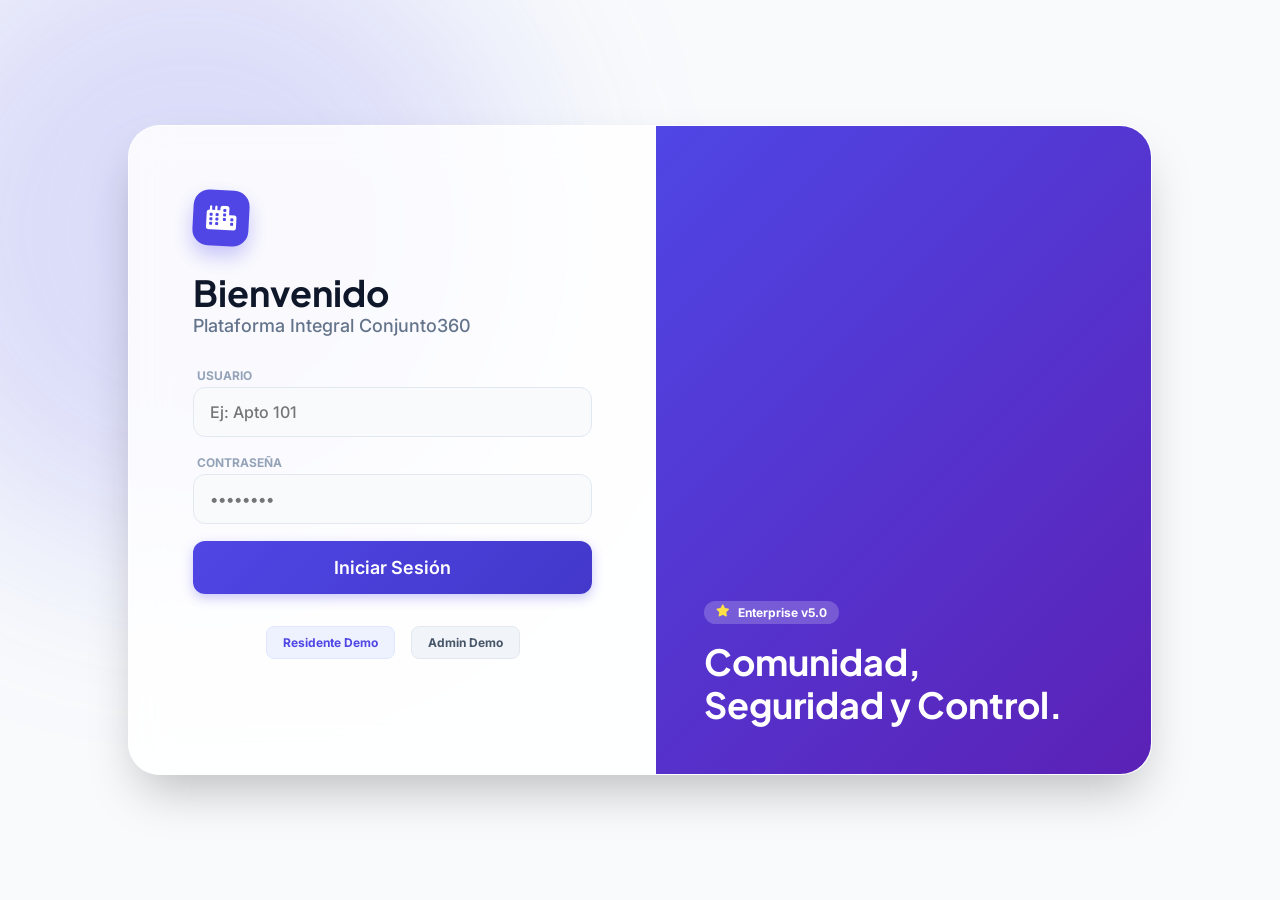
<file: index.html>
<!DOCTYPE html>
<html lang="es"><head><meta charset="UTF-8"><meta name="viewport" content="width=device-width, initial-scale=1.0"><title>Final Master | Conjunto360</title><link rel="icon" href="logo.svg"><link href="https://fonts.googleapis.com/css2?family=Inter:wght@300;400;500;600&family=Plus+Jakarta+Sans:wght@500;600;700;800&display=swap" rel="stylesheet"><link rel="stylesheet" href="https://cdnjs.cloudflare.com/ajax/libs/font-awesome/6.5.1/css/all.min.css"><link rel="stylesheet" href="styles.css"></head>
<body>
<div class="login"><div class="blob"></div><div class="lp fade"><div class="lf"><div class="logo"><i class="fa-solid fa-city"></i></div><h1>Bienvenido</h1><p class="mut" style="font-size:1.125rem;font-weight:500;margin-bottom:2rem">Plataforma Integral Conjunto360</p>
<form><div class="f"><label class="l">Usuario</label><input class="in" placeholder="Ej: Apto 101"></div><div class="f"><label class="l">Contraseña</label><input type="password" class="in" placeholder="••••••••"></div>
<button class="btn w" formaction="residente-inicio.html" style="padding:1rem;font-size:1.125rem">Iniciar Sesión</button></form>
<div class="demo"><a class="i" href="residente-inicio.html">Residente Demo</a><a href="admin-dashboard.html">Admin Demo</a></div></div>
<div class="lr"><div><div class="pill"><i class="fa-solid fa-star" style="color:#fde047"></i> Enterprise v5.0</div><h2>Comunidad,<br>Seguridad y Control.</h2></div></div></div></div>
</body></html>
</file>
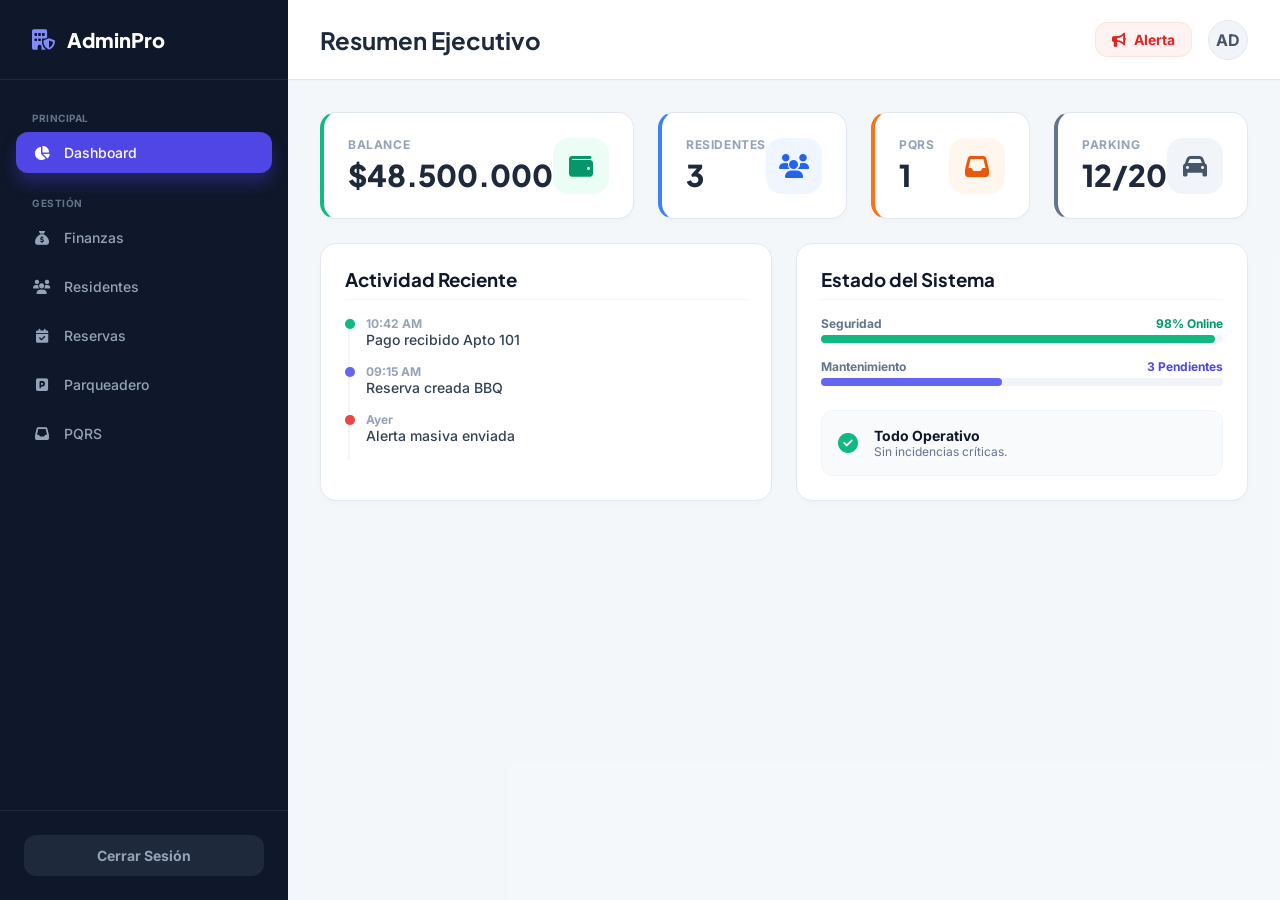
<file: admin-dashboard.html>
<!DOCTYPE html>
<html lang="es"><head><meta charset="UTF-8"><meta name="viewport" content="width=device-width, initial-scale=1.0"><title>Resumen Ejecutivo | Conjunto360</title><link rel="icon" href="logo.svg"><link href="https://fonts.googleapis.com/css2?family=Inter:wght@300;400;500;600&family=Plus+Jakarta+Sans:wght@500;600;700;800&display=swap" rel="stylesheet"><link rel="stylesheet" href="https://cdnjs.cloudflare.com/ajax/libs/font-awesome/6.5.1/css/all.min.css"><link rel="stylesheet" href="styles.css"></head>
<body>
<div id="enviado" class="toast "><i class="fa-solid fa-circle-check"></i><div><h4>Enviado</h4><p>Notificación enviada a residentes</p></div></div><div id="cobro" class="toast info"><i class="fa-solid fa-circle-check"></i><div><h4>Notificación</h4><p>Recordatorio enviado</p></div></div><div id="aprobada" class="toast "><i class="fa-solid fa-circle-check"></i><div><h4>Listo</h4><p>Reserva Aprobada</p></div></div><div id="rechazada" class="toast "><i class="fa-solid fa-circle-check"></i><div><h4>Listo</h4><p>Reserva Rechazada</p></div></div><div id="alerta" class="modal"><div class="mbox"><div class="mh"><h3>Nueva Alerta</h3><a href="#" class="x"><i class="fa-solid fa-xmark"></i></a></div><div class="mb"><form action="admin-dashboard.html#enviado"><div class="f"><label class="l">Título</label><input class="in" required></div><div class="f"><label class="l">Mensaje</label><textarea class="in" rows="3" required></textarea></div><button class="btn red">Enviar</button></form></div></div></div>
<div class="adm fade"><input type="checkbox" id="sb" class="tg"><label for="sb" class="ov"></label>
<aside class="side"><div class="brand"><i class="fa-solid fa-building-shield"></i> AdminPro</div><nav><h6>Principal</h6><a href="admin-dashboard.html" class=on><i class="fa-solid fa-chart-pie"></i> Dashboard</a><h6>Gestión</h6><a href="admin-finanzas.html"><i class="fa-solid fa-sack-dollar"></i> Finanzas</a><a href="admin-residentes.html"><i class="fa-solid fa-users"></i> Residentes</a><a href="admin-reservas.html"><i class="fa-solid fa-calendar-check"></i> Reservas</a><a href="admin-parqueadero.html"><i class="fa-solid fa-square-parking"></i> Parqueadero</a><a href="admin-pqrs.html"><i class="fa-solid fa-inbox"></i> PQRS</a></nav><div class="out"><a href="index.html">Cerrar Sesión</a></div></aside>
<div class="amain"><header class="ah"><div class="lft"><label for="sb" class="burger"><i class="fa-solid fa-bars"></i></label><h2>Resumen Ejecutivo</h2></div><div class="rgt"><a href="#alerta" class="alb"><i class="fa-solid fa-bullhorn"></i><span> Alerta</span></a><div class="me">AD</div></div></header>
<main class="avw"><div class="wrap fade stack"><div class="g c4"><div class="card kpi c-em"><div><p>Balance</p><h3>$48.500.000</h3></div><div class="ic"><i class="fa-solid fa-wallet"></i></div></div><div class="card kpi c-bl"><div><p>Residentes</p><h3>3</h3></div><div class="ic"><i class="fa-solid fa-users"></i></div></div><div class="card kpi c-or"><div><p>PQRS</p><h3>1</h3></div><div class="ic"><i class="fa-solid fa-inbox"></i></div></div><div class="card kpi c-sl"><div><p>Parking</p><h3>12/20</h3></div><div class="ic"><i class="fa-solid fa-car"></i></div></div></div>
<div class="g c2"><div class="card"><h3 style="margin-bottom:1rem;padding-bottom:.5rem;border-bottom:1px solid var(--s100)">Actividad Reciente</h3><div class="tl c-em"><div><p class="sub" style="font-weight:700;color:var(--s400)">10:42 AM</p><p style="font-size:.875rem;font-weight:500;color:var(--s700)">Pago recibido Apto 101</p></div></div><div class="tl c-in"><div><p class="sub" style="font-weight:700;color:var(--s400)">09:15 AM</p><p style="font-size:.875rem;font-weight:500;color:var(--s700)">Reserva creada BBQ</p></div></div><div class="tl c-rd"><div><p class="sub" style="font-weight:700;color:var(--s400)">Ayer</p><p style="font-size:.875rem;font-weight:500;color:var(--s700)">Alerta masiva enviada</p></div></div></div>
<div class="card"><h3 style="margin-bottom:1rem;padding-bottom:.5rem;border-bottom:1px solid var(--s100)">Estado del Sistema</h3>
<div class="c-em" style="margin-bottom:1rem"><div class="sp sub" style="font-weight:700;margin-bottom:.25rem"><span>Seguridad</span><span style="color:#059669">98% Online</span></div><div class="pb"><i style="width:98%"></i></div></div>
<div class="c-in"><div class="sp sub" style="font-weight:700;margin-bottom:.25rem"><span>Mantenimiento</span><span style="color:var(--p)">3 Pendientes</span></div><div class="pb"><i style="width:45%"></i></div></div>
<div class="sp" style="justify-content:flex-start;margin-top:1.5rem;padding:1rem;background:var(--s50);border-radius:.75rem;border:1px solid var(--s100)"><i class="fa-solid fa-circle-check" style="color:#10b981;font-size:1.25rem"></i><div><p style="font-size:.875rem;font-weight:700">Todo Operativo</p><p class="sub">Sin incidencias críticas.</p></div></div></div></div></div></main></div></div>
</body></html>
</file>
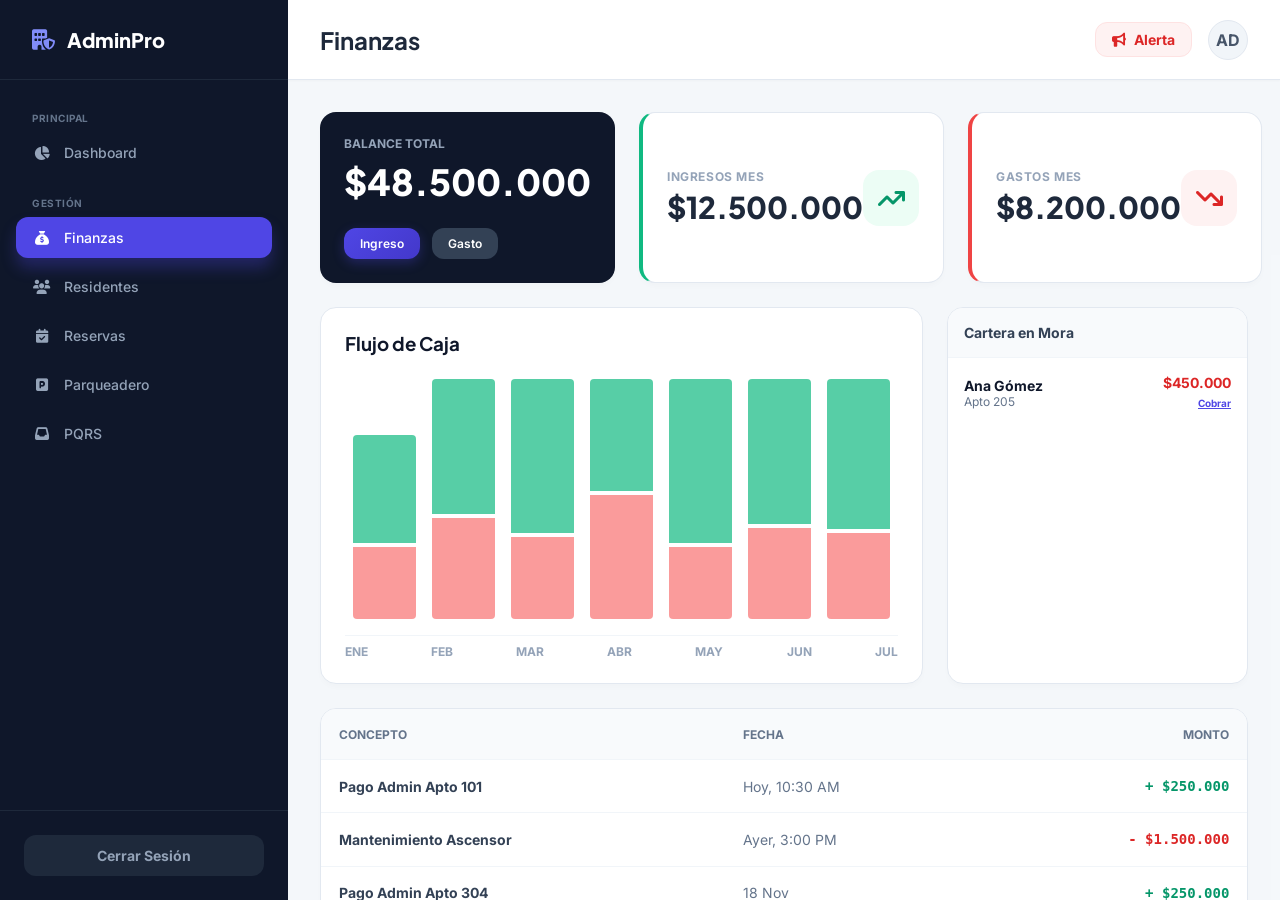
<file: admin-finanzas.html>
<!DOCTYPE html>
<html lang="es"><head><meta charset="UTF-8"><meta name="viewport" content="width=device-width, initial-scale=1.0"><title>Finanzas | Conjunto360</title><link rel="icon" href="logo.svg"><link href="https://fonts.googleapis.com/css2?family=Inter:wght@300;400;500;600&family=Plus+Jakarta+Sans:wght@500;600;700;800&display=swap" rel="stylesheet"><link rel="stylesheet" href="https://cdnjs.cloudflare.com/ajax/libs/font-awesome/6.5.1/css/all.min.css"><link rel="stylesheet" href="styles.css"></head>
<body>
<div id="enviado" class="toast "><i class="fa-solid fa-circle-check"></i><div><h4>Enviado</h4><p>Notificación enviada a residentes</p></div></div><div id="cobro" class="toast info"><i class="fa-solid fa-circle-check"></i><div><h4>Notificación</h4><p>Recordatorio enviado</p></div></div><div id="aprobada" class="toast "><i class="fa-solid fa-circle-check"></i><div><h4>Listo</h4><p>Reserva Aprobada</p></div></div><div id="rechazada" class="toast "><i class="fa-solid fa-circle-check"></i><div><h4>Listo</h4><p>Reserva Rechazada</p></div></div><div id="alerta" class="modal"><div class="mbox"><div class="mh"><h3>Nueva Alerta</h3><a href="#" class="x"><i class="fa-solid fa-xmark"></i></a></div><div class="mb"><form action="admin-finanzas.html#enviado"><div class="f"><label class="l">Título</label><input class="in" required></div><div class="f"><label class="l">Mensaje</label><textarea class="in" rows="3" required></textarea></div><button class="btn red">Enviar</button></form></div></div></div>
<div class="adm fade"><input type="checkbox" id="sb" class="tg"><label for="sb" class="ov"></label>
<aside class="side"><div class="brand"><i class="fa-solid fa-building-shield"></i> AdminPro</div><nav><h6>Principal</h6><a href="admin-dashboard.html"><i class="fa-solid fa-chart-pie"></i> Dashboard</a><h6>Gestión</h6><a href="admin-finanzas.html" class=on><i class="fa-solid fa-sack-dollar"></i> Finanzas</a><a href="admin-residentes.html"><i class="fa-solid fa-users"></i> Residentes</a><a href="admin-reservas.html"><i class="fa-solid fa-calendar-check"></i> Reservas</a><a href="admin-parqueadero.html"><i class="fa-solid fa-square-parking"></i> Parqueadero</a><a href="admin-pqrs.html"><i class="fa-solid fa-inbox"></i> PQRS</a></nav><div class="out"><a href="index.html">Cerrar Sesión</a></div></aside>
<div class="amain"><header class="ah"><div class="lft"><label for="sb" class="burger"><i class="fa-solid fa-bars"></i></label><h2>Finanzas</h2></div><div class="rgt"><a href="#alerta" class="alb"><i class="fa-solid fa-bullhorn"></i><span> Alerta</span></a><div class="me">AD</div></div></header>
<main class="avw"><div class="wrap fade stack"><div class="g c3"><div class="card dark"><p style="color:var(--s400);font-size:.75rem;font-weight:700;text-transform:uppercase;margin-bottom:.5rem">Balance Total</p><h2 style="font-size:2.25rem;font-weight:900;margin-bottom:1.5rem">$48.500.000</h2><div style="display:flex;gap:.75rem"><button class="btn">Ingreso</button><button class="btn" style="background:var(--s700);box-shadow:none">Gasto</button></div></div><div class="card kpi c-em"><div><p>Ingresos Mes</p><h3>$12.500.000</h3></div><div class="ic"><i class="fa-solid fa-arrow-trend-up"></i></div></div><div class="card kpi c-rd"><div><p>Gastos Mes</p><h3>$8.200.000</h3></div><div class="ic"><i class="fa-solid fa-arrow-trend-down"></i></div></div></div>
<div class="g c21"><div class="card"><h3 style="margin-bottom:1.5rem">Flujo de Caja</h3><div class="chart"><div class="col"><div class="bar bi" style="height:45%"></div><div class="bar be" style="height:30%"></div></div><div class="col"><div class="bar bi" style="height:60%"></div><div class="bar be" style="height:45%"></div></div><div class="col"><div class="bar bi" style="height:75%"></div><div class="bar be" style="height:40%"></div></div><div class="col"><div class="bar bi" style="height:50%"></div><div class="bar be" style="height:55%"></div></div><div class="col"><div class="bar bi" style="height:80%"></div><div class="bar be" style="height:35%"></div></div><div class="col"><div class="bar bi" style="height:95%"></div><div class="bar be" style="height:60%"></div></div><div class="col"><div class="bar bi" style="height:70%"></div><div class="bar be" style="height:40%"></div></div></div><div class="months"><span>Ene</span><span>Feb</span><span>Mar</span><span>Abr</span><span>May</span><span>Jun</span><span>Jul</span></div></div>
<div class="card p0"><div style="padding:1rem;background:var(--s50);border-bottom:1px solid var(--s100);font-weight:700;color:var(--s700);font-size:.875rem">Cartera en Mora</div><div class="sp" style="padding:1rem"><div><p style="font-weight:700;font-size:.875rem">Ana Gómez</p><p class="sub">Apto 205</p></div><div class="r"><p style="font-weight:700;color:#dc2626;font-size:.875rem">$450.000</p><a href="#cobro" style="font-size:.625rem;color:var(--p);font-weight:700;text-decoration:underline">Cobrar</a></div></div></div></div>
<div class="card p0" style="overflow-x:auto"><table><thead><tr><th>Concepto</th><th>Fecha</th><th class="r">Monto</th></tr></thead><tbody><tr><td style="font-weight:700;color:var(--s700)">Pago Admin Apto 101</td><td style="color:var(--s500)">Hoy, 10:30 AM</td><td class="r mono tin">+ $250.000</td></tr><tr><td style="font-weight:700;color:var(--s700)">Mantenimiento Ascensor</td><td style="color:var(--s500)">Ayer, 3:00 PM</td><td class="r mono tout">- $1.500.000</td></tr><tr><td style="font-weight:700;color:var(--s700)">Pago Admin Apto 304</td><td style="color:var(--s500)">18 Nov</td><td class="r mono tin">+ $250.000</td></tr><tr><td style="font-weight:700;color:var(--s700)">Compra Insumos Aseo</td><td style="color:var(--s500)">15 Nov</td><td class="r mono tout">- $320.000</td></tr></tbody></table></div></div></main></div></div>
</body></html>
</file>
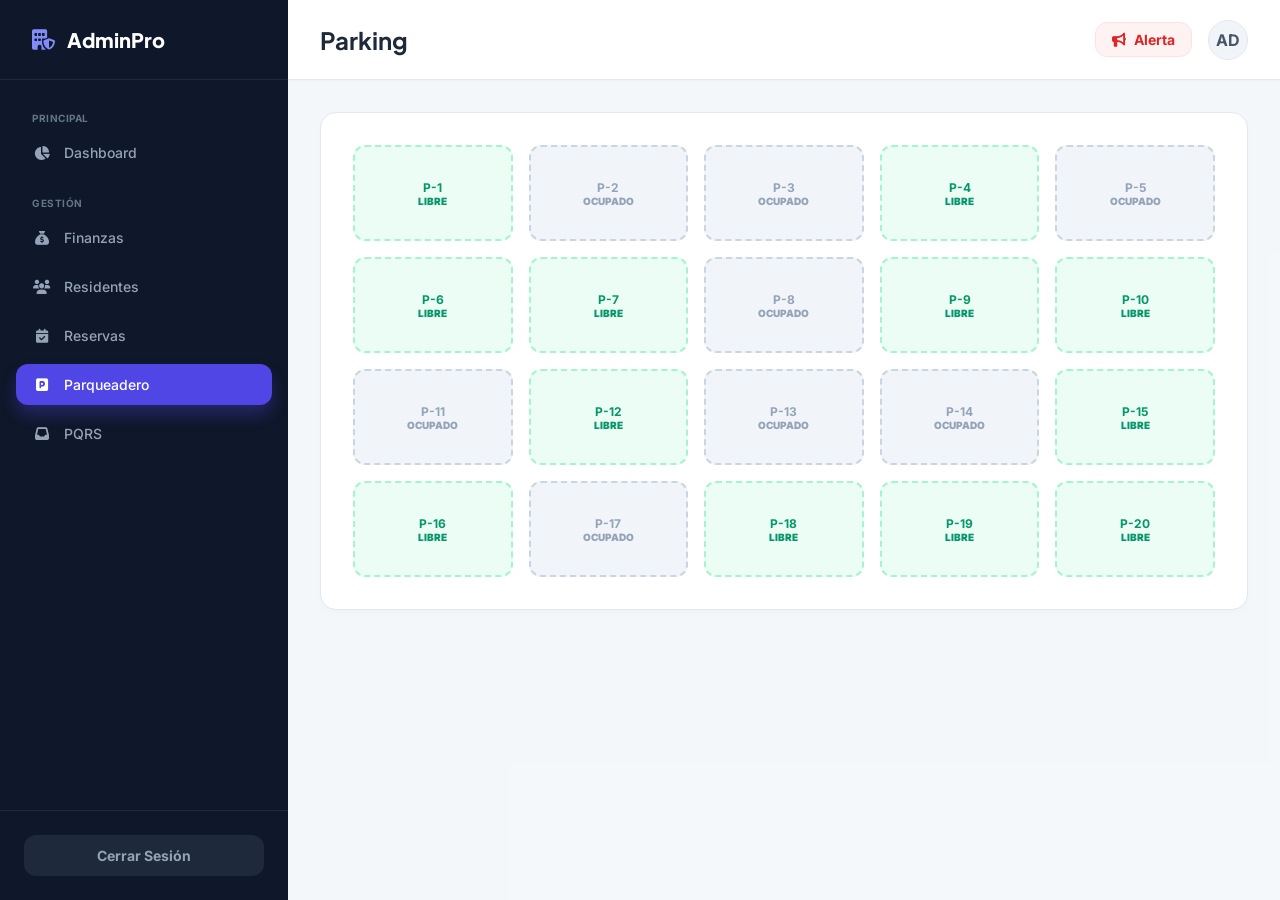
<file: admin-parqueadero.html>
<!DOCTYPE html>
<html lang="es"><head><meta charset="UTF-8"><meta name="viewport" content="width=device-width, initial-scale=1.0"><title>Parking | Conjunto360</title><link rel="icon" href="logo.svg"><link href="https://fonts.googleapis.com/css2?family=Inter:wght@300;400;500;600&family=Plus+Jakarta+Sans:wght@500;600;700;800&display=swap" rel="stylesheet"><link rel="stylesheet" href="https://cdnjs.cloudflare.com/ajax/libs/font-awesome/6.5.1/css/all.min.css"><link rel="stylesheet" href="styles.css"></head>
<body>
<div id="enviado" class="toast "><i class="fa-solid fa-circle-check"></i><div><h4>Enviado</h4><p>Notificación enviada a residentes</p></div></div><div id="cobro" class="toast info"><i class="fa-solid fa-circle-check"></i><div><h4>Notificación</h4><p>Recordatorio enviado</p></div></div><div id="aprobada" class="toast "><i class="fa-solid fa-circle-check"></i><div><h4>Listo</h4><p>Reserva Aprobada</p></div></div><div id="rechazada" class="toast "><i class="fa-solid fa-circle-check"></i><div><h4>Listo</h4><p>Reserva Rechazada</p></div></div><div id="alerta" class="modal"><div class="mbox"><div class="mh"><h3>Nueva Alerta</h3><a href="#" class="x"><i class="fa-solid fa-xmark"></i></a></div><div class="mb"><form action="admin-parqueadero.html#enviado"><div class="f"><label class="l">Título</label><input class="in" required></div><div class="f"><label class="l">Mensaje</label><textarea class="in" rows="3" required></textarea></div><button class="btn red">Enviar</button></form></div></div></div>
<div class="adm fade"><input type="checkbox" id="sb" class="tg"><label for="sb" class="ov"></label>
<aside class="side"><div class="brand"><i class="fa-solid fa-building-shield"></i> AdminPro</div><nav><h6>Principal</h6><a href="admin-dashboard.html"><i class="fa-solid fa-chart-pie"></i> Dashboard</a><h6>Gestión</h6><a href="admin-finanzas.html"><i class="fa-solid fa-sack-dollar"></i> Finanzas</a><a href="admin-residentes.html"><i class="fa-solid fa-users"></i> Residentes</a><a href="admin-reservas.html"><i class="fa-solid fa-calendar-check"></i> Reservas</a><a href="admin-parqueadero.html" class=on><i class="fa-solid fa-square-parking"></i> Parqueadero</a><a href="admin-pqrs.html"><i class="fa-solid fa-inbox"></i> PQRS</a></nav><div class="out"><a href="index.html">Cerrar Sesión</a></div></aside>
<div class="amain"><header class="ah"><div class="lft"><label for="sb" class="burger"><i class="fa-solid fa-bars"></i></label><h2>Parking</h2></div><div class="rgt"><a href="#alerta" class="alb"><i class="fa-solid fa-bullhorn"></i><span> Alerta</span></a><div class="me">AD</div></div></header>
<main class="avw"><div class="wrap fade card" style="padding:2rem"><div class="pk"><div class="pc lib "><span>P-1</span><span style="font-size:.625rem;font-weight:900;text-transform:uppercase">libre</span></div><div class="pc ocu "><span>P-2</span><span style="font-size:.625rem;font-weight:900;text-transform:uppercase">ocupado</span></div><div class="pc ocu "><span>P-3</span><span style="font-size:.625rem;font-weight:900;text-transform:uppercase">ocupado</span></div><div class="pc lib "><span>P-4</span><span style="font-size:.625rem;font-weight:900;text-transform:uppercase">libre</span></div><div class="pc ocu "><span>P-5</span><span style="font-size:.625rem;font-weight:900;text-transform:uppercase">ocupado</span></div><div class="pc lib "><span>P-6</span><span style="font-size:.625rem;font-weight:900;text-transform:uppercase">libre</span></div><div class="pc lib "><span>P-7</span><span style="font-size:.625rem;font-weight:900;text-transform:uppercase">libre</span></div><div class="pc ocu "><span>P-8</span><span style="font-size:.625rem;font-weight:900;text-transform:uppercase">ocupado</span></div><div class="pc lib "><span>P-9</span><span style="font-size:.625rem;font-weight:900;text-transform:uppercase">libre</span></div><div class="pc lib "><span>P-10</span><span style="font-size:.625rem;font-weight:900;text-transform:uppercase">libre</span></div><div class="pc ocu "><span>P-11</span><span style="font-size:.625rem;font-weight:900;text-transform:uppercase">ocupado</span></div><div class="pc lib "><span>P-12</span><span style="font-size:.625rem;font-weight:900;text-transform:uppercase">libre</span></div><div class="pc ocu "><span>P-13</span><span style="font-size:.625rem;font-weight:900;text-transform:uppercase">ocupado</span></div><div class="pc ocu "><span>P-14</span><span style="font-size:.625rem;font-weight:900;text-transform:uppercase">ocupado</span></div><div class="pc lib "><span>P-15</span><span style="font-size:.625rem;font-weight:900;text-transform:uppercase">libre</span></div><div class="pc lib "><span>P-16</span><span style="font-size:.625rem;font-weight:900;text-transform:uppercase">libre</span></div><div class="pc ocu "><span>P-17</span><span style="font-size:.625rem;font-weight:900;text-transform:uppercase">ocupado</span></div><div class="pc lib "><span>P-18</span><span style="font-size:.625rem;font-weight:900;text-transform:uppercase">libre</span></div><div class="pc lib "><span>P-19</span><span style="font-size:.625rem;font-weight:900;text-transform:uppercase">libre</span></div><div class="pc lib "><span>P-20</span><span style="font-size:.625rem;font-weight:900;text-transform:uppercase">libre</span></div></div></div></main></div></div>
</body></html>
</file>
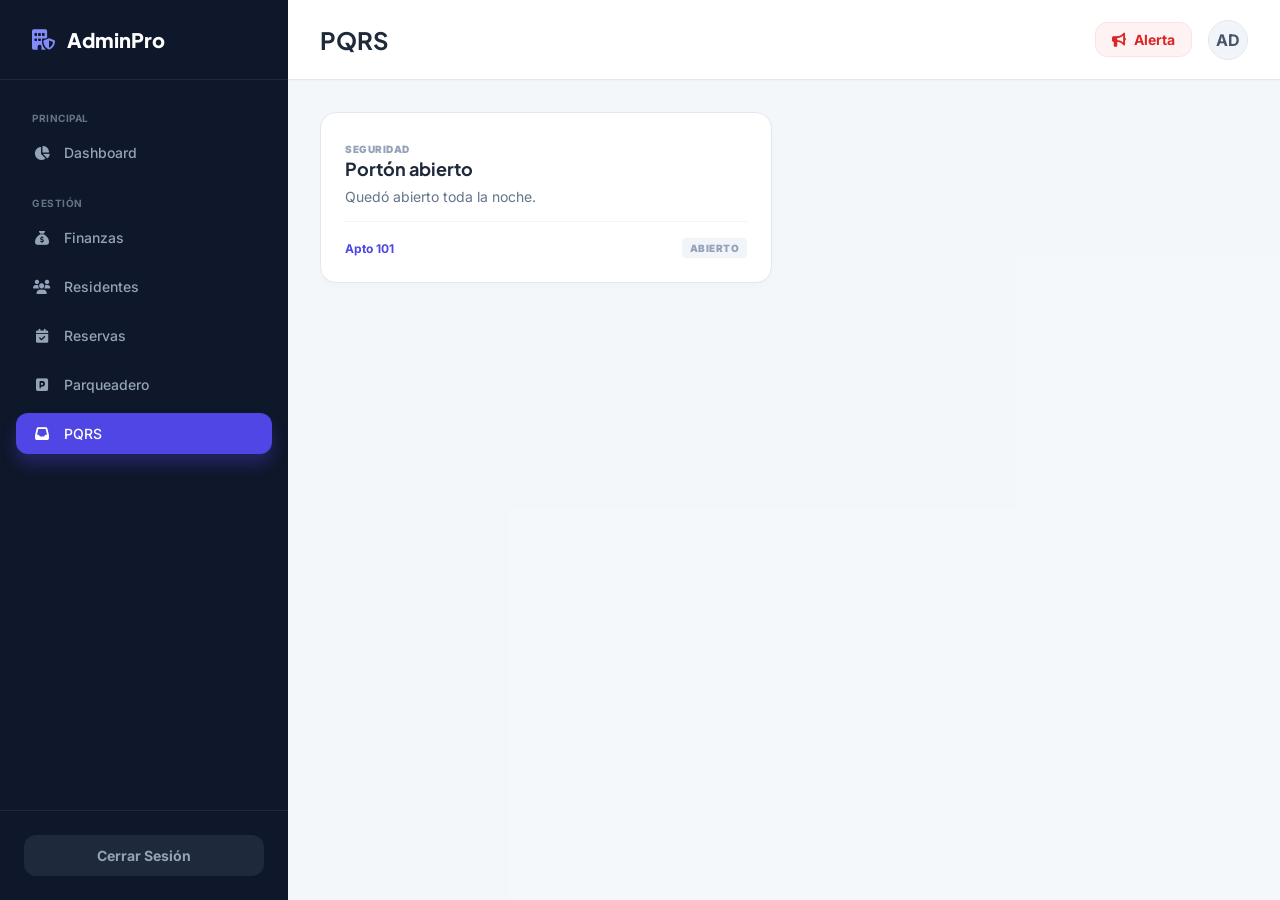
<file: admin-pqrs.html>
<!DOCTYPE html>
<html lang="es"><head><meta charset="UTF-8"><meta name="viewport" content="width=device-width, initial-scale=1.0"><title>PQRS | Conjunto360</title><link rel="icon" href="logo.svg"><link href="https://fonts.googleapis.com/css2?family=Inter:wght@300;400;500;600&family=Plus+Jakarta+Sans:wght@500;600;700;800&display=swap" rel="stylesheet"><link rel="stylesheet" href="https://cdnjs.cloudflare.com/ajax/libs/font-awesome/6.5.1/css/all.min.css"><link rel="stylesheet" href="styles.css"></head>
<body>
<div id="enviado" class="toast "><i class="fa-solid fa-circle-check"></i><div><h4>Enviado</h4><p>Notificación enviada a residentes</p></div></div><div id="cobro" class="toast info"><i class="fa-solid fa-circle-check"></i><div><h4>Notificación</h4><p>Recordatorio enviado</p></div></div><div id="aprobada" class="toast "><i class="fa-solid fa-circle-check"></i><div><h4>Listo</h4><p>Reserva Aprobada</p></div></div><div id="rechazada" class="toast "><i class="fa-solid fa-circle-check"></i><div><h4>Listo</h4><p>Reserva Rechazada</p></div></div><div id="alerta" class="modal"><div class="mbox"><div class="mh"><h3>Nueva Alerta</h3><a href="#" class="x"><i class="fa-solid fa-xmark"></i></a></div><div class="mb"><form action="admin-pqrs.html#enviado"><div class="f"><label class="l">Título</label><input class="in" required></div><div class="f"><label class="l">Mensaje</label><textarea class="in" rows="3" required></textarea></div><button class="btn red">Enviar</button></form></div></div></div>
<div class="adm fade"><input type="checkbox" id="sb" class="tg"><label for="sb" class="ov"></label>
<aside class="side"><div class="brand"><i class="fa-solid fa-building-shield"></i> AdminPro</div><nav><h6>Principal</h6><a href="admin-dashboard.html"><i class="fa-solid fa-chart-pie"></i> Dashboard</a><h6>Gestión</h6><a href="admin-finanzas.html"><i class="fa-solid fa-sack-dollar"></i> Finanzas</a><a href="admin-residentes.html"><i class="fa-solid fa-users"></i> Residentes</a><a href="admin-reservas.html"><i class="fa-solid fa-calendar-check"></i> Reservas</a><a href="admin-parqueadero.html"><i class="fa-solid fa-square-parking"></i> Parqueadero</a><a href="admin-pqrs.html" class=on><i class="fa-solid fa-inbox"></i> PQRS</a></nav><div class="out"><a href="index.html">Cerrar Sesión</a></div></aside>
<div class="amain"><header class="ah"><div class="lft"><label for="sb" class="burger"><i class="fa-solid fa-bars"></i></label><h2>PQRS</h2></div><div class="rgt"><a href="#alerta" class="alb"><i class="fa-solid fa-bullhorn"></i><span> Alerta</span></a><div class="me">AD</div></div></header>
<main class="avw"><div class="wrap fade g c2m"><div class="card bl c-or"><span class="tag" style="background:none;padding:0">Seguridad</span><h3 style="font-size:1.125rem;color:var(--s800)">Portón abierto</h3><p class="mut" style="margin-top:.5rem">Quedó abierto toda la noche.</p><div class="sp" style="margin-top:1rem;padding-top:1rem;border-top:1px solid var(--s100)"><span style="font-size:.75rem;font-weight:700;color:var(--p)">Apto 101</span><span class="tag">Abierto</span></div></div></div></main></div></div>
</body></html>
</file>
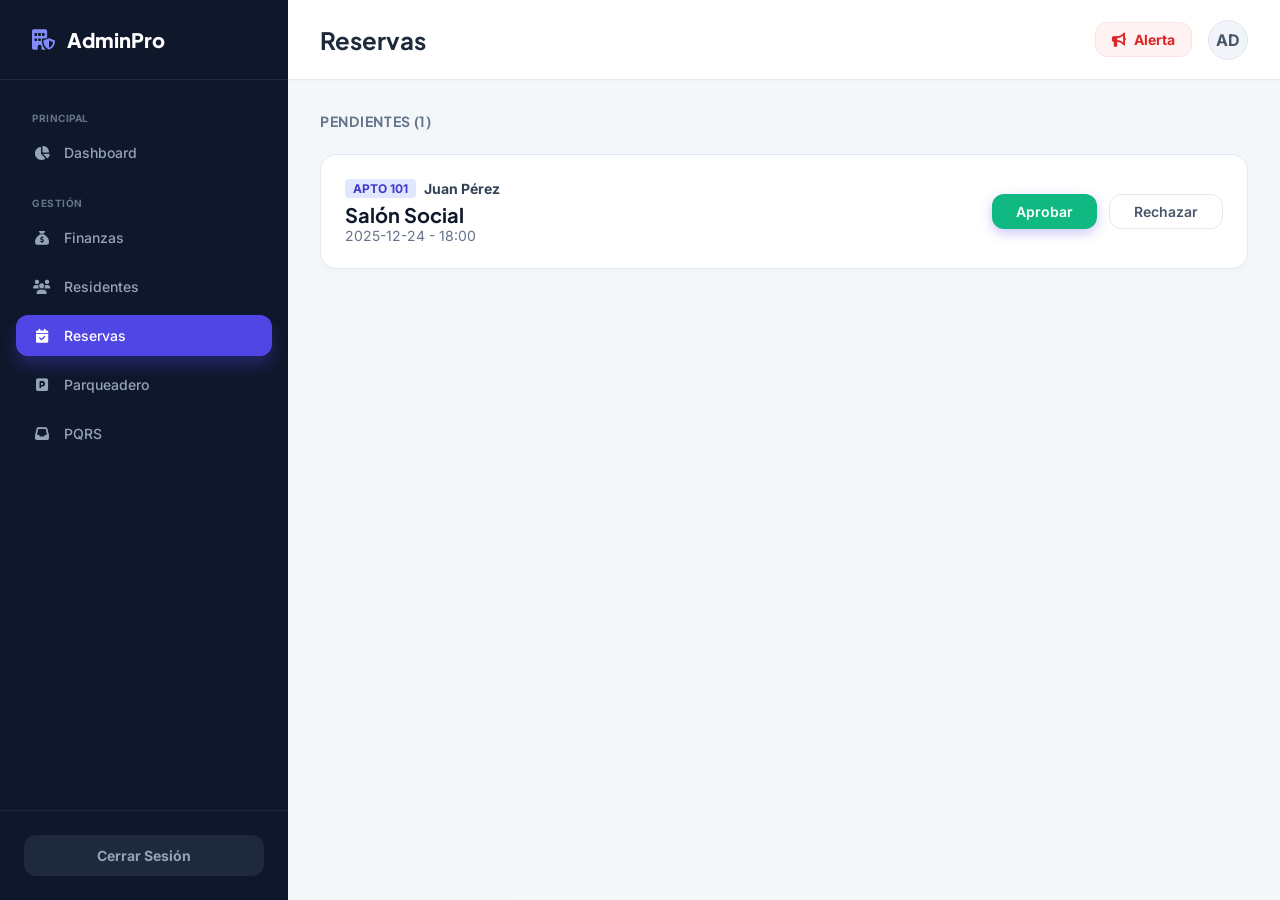
<file: admin-reservas.html>
<!DOCTYPE html>
<html lang="es"><head><meta charset="UTF-8"><meta name="viewport" content="width=device-width, initial-scale=1.0"><title>Reservas | Conjunto360</title><link rel="icon" href="logo.svg"><link href="https://fonts.googleapis.com/css2?family=Inter:wght@300;400;500;600&family=Plus+Jakarta+Sans:wght@500;600;700;800&display=swap" rel="stylesheet"><link rel="stylesheet" href="https://cdnjs.cloudflare.com/ajax/libs/font-awesome/6.5.1/css/all.min.css"><link rel="stylesheet" href="styles.css"></head>
<body>
<div id="enviado" class="toast "><i class="fa-solid fa-circle-check"></i><div><h4>Enviado</h4><p>Notificación enviada a residentes</p></div></div><div id="cobro" class="toast info"><i class="fa-solid fa-circle-check"></i><div><h4>Notificación</h4><p>Recordatorio enviado</p></div></div><div id="aprobada" class="toast "><i class="fa-solid fa-circle-check"></i><div><h4>Listo</h4><p>Reserva Aprobada</p></div></div><div id="rechazada" class="toast "><i class="fa-solid fa-circle-check"></i><div><h4>Listo</h4><p>Reserva Rechazada</p></div></div><div id="alerta" class="modal"><div class="mbox"><div class="mh"><h3>Nueva Alerta</h3><a href="#" class="x"><i class="fa-solid fa-xmark"></i></a></div><div class="mb"><form action="admin-reservas.html#enviado"><div class="f"><label class="l">Título</label><input class="in" required></div><div class="f"><label class="l">Mensaje</label><textarea class="in" rows="3" required></textarea></div><button class="btn red">Enviar</button></form></div></div></div>
<div class="adm fade"><input type="checkbox" id="sb" class="tg"><label for="sb" class="ov"></label>
<aside class="side"><div class="brand"><i class="fa-solid fa-building-shield"></i> AdminPro</div><nav><h6>Principal</h6><a href="admin-dashboard.html"><i class="fa-solid fa-chart-pie"></i> Dashboard</a><h6>Gestión</h6><a href="admin-finanzas.html"><i class="fa-solid fa-sack-dollar"></i> Finanzas</a><a href="admin-residentes.html"><i class="fa-solid fa-users"></i> Residentes</a><a href="admin-reservas.html" class=on><i class="fa-solid fa-calendar-check"></i> Reservas</a><a href="admin-parqueadero.html"><i class="fa-solid fa-square-parking"></i> Parqueadero</a><a href="admin-pqrs.html"><i class="fa-solid fa-inbox"></i> PQRS</a></nav><div class="out"><a href="index.html">Cerrar Sesión</a></div></aside>
<div class="amain"><header class="ah"><div class="lft"><label for="sb" class="burger"><i class="fa-solid fa-bars"></i></label><h2>Reservas</h2></div><div class="rgt"><a href="#alerta" class="alb"><i class="fa-solid fa-bullhorn"></i><span> Alerta</span></a><div class="me">AD</div></div></header>
<main class="avw"><div class="w5 fade stack"><h3 style="font-size:.875rem;color:var(--s500);text-transform:uppercase;letter-spacing:.05em">Pendientes (1)</h3>
<div class="card bl c-yl sp"><div><div style="display:flex;gap:.5rem;align-items:center;margin-bottom:.25rem"><span class="badge" style="background:#e0e7ff;color:#4338ca;border-radius:.25rem;padding:.125rem .5rem;font-size:.75rem;text-transform:uppercase">Apto 101</span><span style="font-size:.875rem;font-weight:700;color:var(--s700)">Juan Pérez</span></div><h3 style="font-size:1.25rem">Salón Social</h3><p class="mut">2025-12-24 - 18:00</p></div>
<div style="display:flex;gap:.75rem"><a href="#aprobada" class="btn ok sm">Aprobar</a><a href="#rechazada" class="btn out sm">Rechazar</a></div></div></div></main></div></div>
</body></html>
</file>
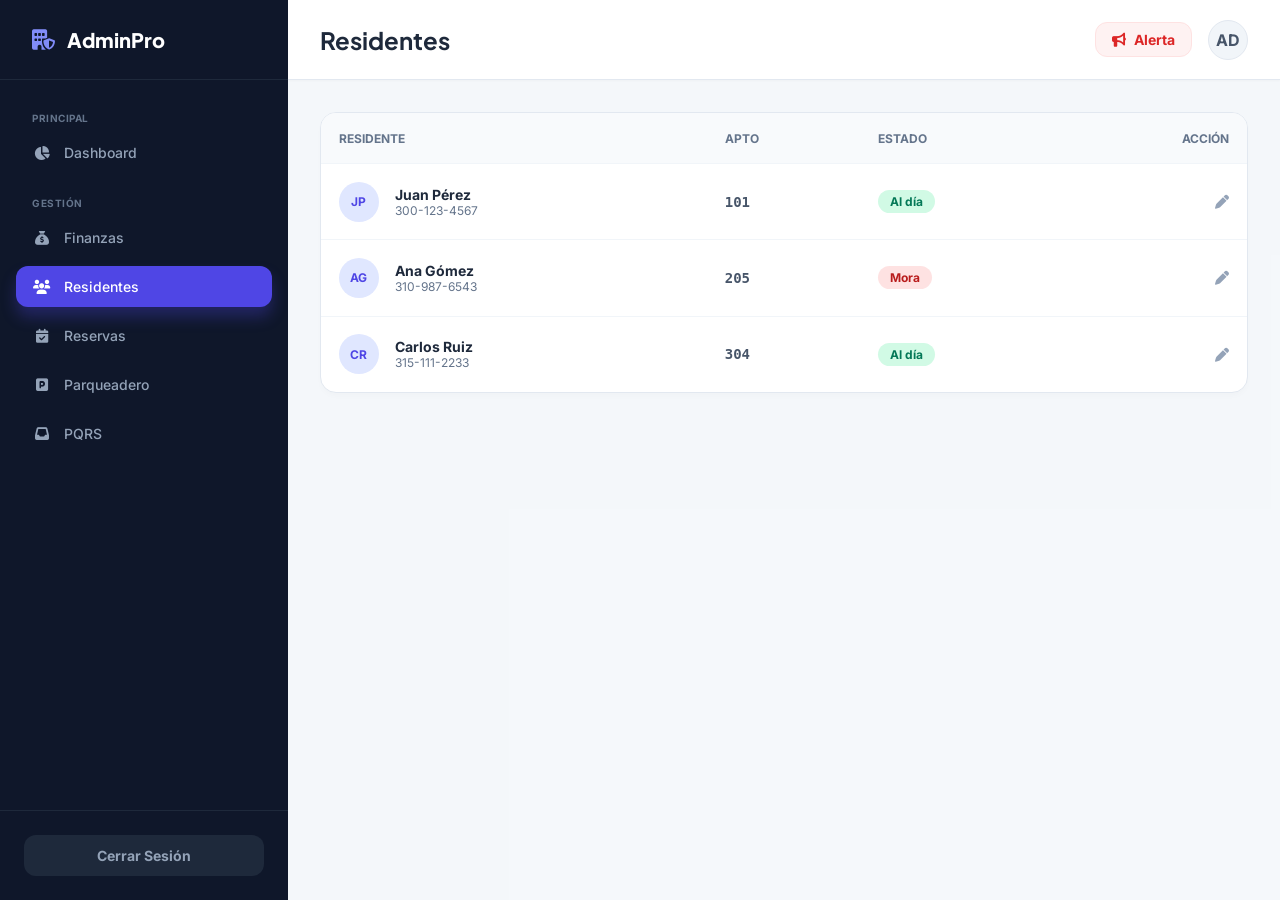
<file: admin-residentes.html>
<!DOCTYPE html>
<html lang="es"><head><meta charset="UTF-8"><meta name="viewport" content="width=device-width, initial-scale=1.0"><title>Residentes | Conjunto360</title><link rel="icon" href="logo.svg"><link href="https://fonts.googleapis.com/css2?family=Inter:wght@300;400;500;600&family=Plus+Jakarta+Sans:wght@500;600;700;800&display=swap" rel="stylesheet"><link rel="stylesheet" href="https://cdnjs.cloudflare.com/ajax/libs/font-awesome/6.5.1/css/all.min.css"><link rel="stylesheet" href="styles.css"></head>
<body>
<div id="enviado" class="toast "><i class="fa-solid fa-circle-check"></i><div><h4>Enviado</h4><p>Notificación enviada a residentes</p></div></div><div id="cobro" class="toast info"><i class="fa-solid fa-circle-check"></i><div><h4>Notificación</h4><p>Recordatorio enviado</p></div></div><div id="aprobada" class="toast "><i class="fa-solid fa-circle-check"></i><div><h4>Listo</h4><p>Reserva Aprobada</p></div></div><div id="rechazada" class="toast "><i class="fa-solid fa-circle-check"></i><div><h4>Listo</h4><p>Reserva Rechazada</p></div></div><div id="alerta" class="modal"><div class="mbox"><div class="mh"><h3>Nueva Alerta</h3><a href="#" class="x"><i class="fa-solid fa-xmark"></i></a></div><div class="mb"><form action="admin-residentes.html#enviado"><div class="f"><label class="l">Título</label><input class="in" required></div><div class="f"><label class="l">Mensaje</label><textarea class="in" rows="3" required></textarea></div><button class="btn red">Enviar</button></form></div></div></div>
<div class="adm fade"><input type="checkbox" id="sb" class="tg"><label for="sb" class="ov"></label>
<aside class="side"><div class="brand"><i class="fa-solid fa-building-shield"></i> AdminPro</div><nav><h6>Principal</h6><a href="admin-dashboard.html"><i class="fa-solid fa-chart-pie"></i> Dashboard</a><h6>Gestión</h6><a href="admin-finanzas.html"><i class="fa-solid fa-sack-dollar"></i> Finanzas</a><a href="admin-residentes.html" class=on><i class="fa-solid fa-users"></i> Residentes</a><a href="admin-reservas.html"><i class="fa-solid fa-calendar-check"></i> Reservas</a><a href="admin-parqueadero.html"><i class="fa-solid fa-square-parking"></i> Parqueadero</a><a href="admin-pqrs.html"><i class="fa-solid fa-inbox"></i> PQRS</a></nav><div class="out"><a href="index.html">Cerrar Sesión</a></div></aside>
<div class="amain"><header class="ah"><div class="lft"><label for="sb" class="burger"><i class="fa-solid fa-bars"></i></label><h2>Residentes</h2></div><div class="rgt"><a href="#alerta" class="alb"><i class="fa-solid fa-bullhorn"></i><span> Alerta</span></a><div class="me">AD</div></div></header>
<main class="avw"><div class="wrap fade card p0" style="overflow-x:auto"><table><thead><tr><th>Residente</th><th>Apto</th><th>Estado</th><th class="r">Acción</th></tr></thead><tbody><tr><td><div class="sp" style="justify-content:flex-start"><div class="av">JP</div><div><p style="font-weight:700;color:var(--s800)">Juan Pérez</p><p class="sub">300-123-4567</p></div></div></td><td class="mono" style="color:var(--s600)">101</td><td><span class="badge b-ok">Al día</span></td><td class="r"><i class="fa-solid fa-pen" style="color:var(--s400)"></i></td></tr><tr><td><div class="sp" style="justify-content:flex-start"><div class="av">AG</div><div><p style="font-weight:700;color:var(--s800)">Ana Gómez</p><p class="sub">310-987-6543</p></div></div></td><td class="mono" style="color:var(--s600)">205</td><td><span class="badge b-rd">Mora</span></td><td class="r"><i class="fa-solid fa-pen" style="color:var(--s400)"></i></td></tr><tr><td><div class="sp" style="justify-content:flex-start"><div class="av">CR</div><div><p style="font-weight:700;color:var(--s800)">Carlos Ruiz</p><p class="sub">315-111-2233</p></div></div></td><td class="mono" style="color:var(--s600)">304</td><td><span class="badge b-ok">Al día</span></td><td class="r"><i class="fa-solid fa-pen" style="color:var(--s400)"></i></td></tr></tbody></table></div></main></div></div>
</body></html>
</file>
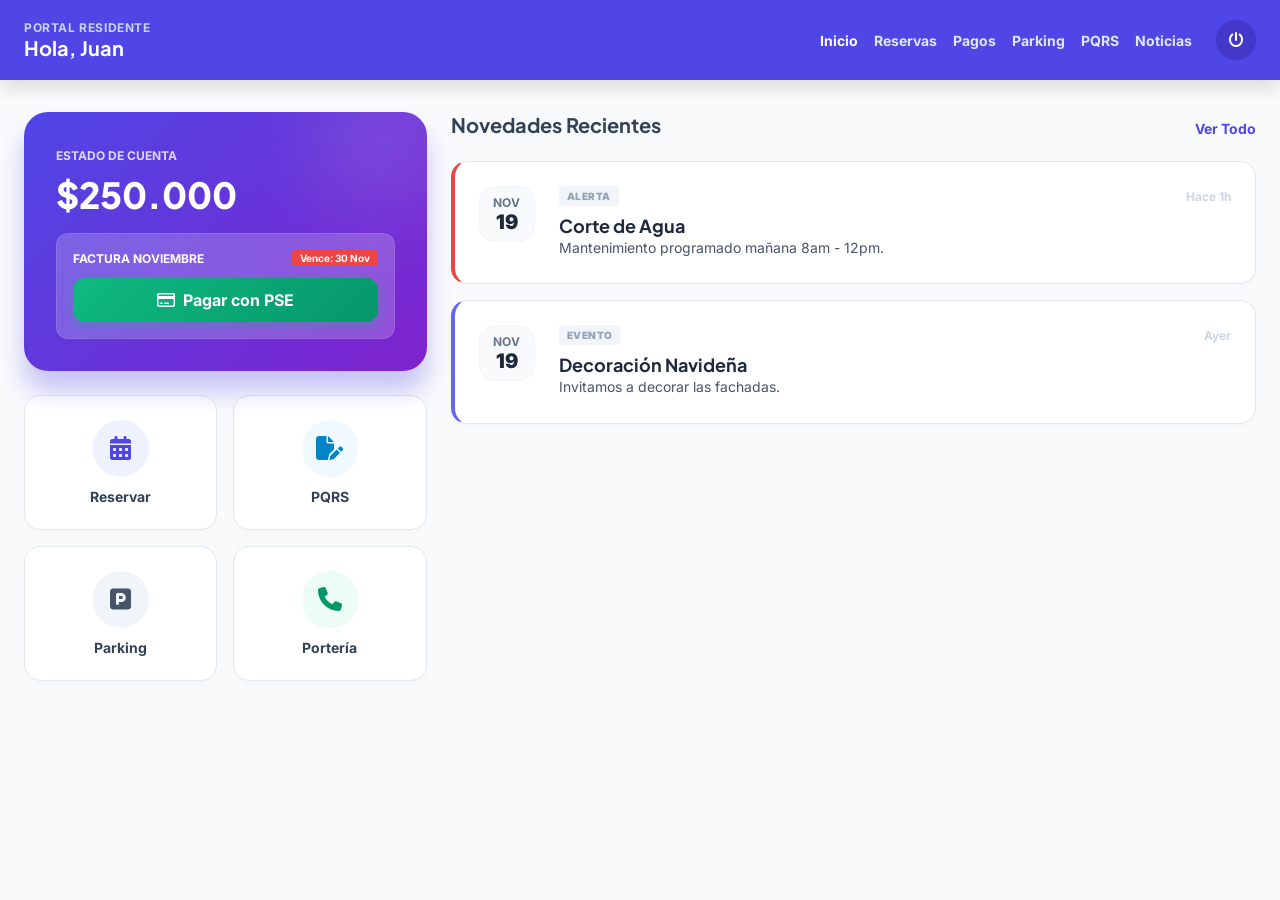
<file: residente-inicio.html>
<!DOCTYPE html>
<html lang="es"><head><meta charset="UTF-8"><meta name="viewport" content="width=device-width, initial-scale=1.0"><title>Portal Residente | Conjunto360</title><link rel="icon" href="logo.svg"><link href="https://fonts.googleapis.com/css2?family=Inter:wght@300;400;500;600&family=Plus+Jakarta+Sans:wght@500;600;700;800&display=swap" rel="stylesheet"><link rel="stylesheet" href="https://cdnjs.cloudflare.com/ajax/libs/font-awesome/6.5.1/css/all.min.css"><link rel="stylesheet" href="styles.css"></head>
<body>
<div id="pago" class="toast "><i class="fa-solid fa-circle-check"></i><div><h4>¡Pago Exitoso!</h4><p>Transacción aprobada #998877</p></div></div><div id="llamando" class="toast info"><i class="fa-solid fa-circle-check"></i><div><h4>Llamando...</h4><p>Conectando con portería</p></div></div><div id="ok" class="toast "><i class="fa-solid fa-circle-check"></i><div><h4>Solicitud Enviada</h4><p>Pendiente de aprobación</p></div></div><div id="radicado" class="toast "><i class="fa-solid fa-circle-check"></i><div><h4>Radicado</h4><p>Tu caso ha sido enviado a administración</p></div></div>
<div class="rs fade"><header class="rh"><div class="wrap hrow"><div><p class="eyebrow">Portal Residente</p><div class="hello">Hola, Juan</div></div><div class="hr"><nav class="hn"><a href="residente-inicio.html" class=on>Inicio</a><a href="residente-reservas.html">Reservas</a><a href="residente-pagos.html">Pagos</a><a href="residente-parqueadero.html">Parking</a><a href="residente-pqrs.html">PQRS</a><a href="residente-noticias.html">Noticias</a></nav><a href="index.html" class="pw"><i class="fa-solid fa-power-off"></i></a></div></div></header>
<main class="rm"><div class="wrap fade"><div class="g c12" style="align-items:start"><div class="stack"><div class="hero"><small>Estado de Cuenta</small><h2>$250.000</h2><div class="glass"><div class="sp" style="margin-bottom:.75rem"><span style="font-size:.75rem;font-weight:700;text-transform:uppercase">Factura Noviembre</span><span class="due">Vence: 30 Nov</span></div><a href="residente-pagos.html#pago" class="btn pse"><i class="fa-regular fa-credit-card"></i> Pagar con PSE</a></div></div>
<div class="qa"><a class="card" href="residente-reservas.html"><div class="qi" style="background:#eef2ff;color:#4F46E5"><i class="fa-solid fa-calendar-days"></i></div>Reservar</a><a class="card" href="residente-pqrs.html"><div class="qi" style="background:#f0f9ff;color:#0284c7"><i class="fa-solid fa-file-pen"></i></div>PQRS</a><a class="card" href="residente-parqueadero.html"><div class="qi" style="background:var(--s100);color:var(--s600)"><i class="fa-solid fa-square-parking"></i></div>Parking</a><a class="card" href="#llamando"><div class="qi" style="background:#ecfdf5;color:#059669"><i class="fa-solid fa-phone"></i></div>Portería</a></div></div>
<div class="stack"><div class="sp" style="align-items:flex-end"><h3 style="font-size:1.25rem;color:var(--s700)">Novedades Recientes</h3><a href="residente-noticias.html" style="font-size:.875rem;font-weight:700;color:var(--p)">Ver Todo</a></div>
<div class="stack4"><div class="card news c-rd"><div class="dt"><span>NOV</span><b>19</b></div><div style="flex:1"><div class="sp" style="margin-bottom:.5rem"><span class="tag">Alerta</span><span class="sub" style="font-weight:700;color:var(--s300)">Hace 1h</span></div><h4 style="font-size:1.125rem;color:var(--s800)">Corte de Agua</h4><p class="mut" style="line-height:1.6;color:var(--s600)">Mantenimiento programado mañana 8am - 12pm.</p></div></div><div class="card news c-in"><div class="dt"><span>NOV</span><b>19</b></div><div style="flex:1"><div class="sp" style="margin-bottom:.5rem"><span class="tag">Evento</span><span class="sub" style="font-weight:700;color:var(--s300)">Ayer</span></div><h4 style="font-size:1.125rem;color:var(--s800)">Decoración Navideña</h4><p class="mut" style="line-height:1.6;color:var(--s600)">Invitamos a decorar las fachadas.</p></div></div></div></div></div></div></main><nav class="bn"><a href="residente-inicio.html" class=on><i class="fa-solid fa-house"></i><span>Inicio</span></a><a href="residente-reservas.html"><i class="fa-solid fa-calendar-plus"></i><span>Reservas</span></a><a href="residente-pagos.html"><i class="fa-solid fa-wallet"></i><span>Pagos</span></a><a href="residente-noticias.html"><i class="fa-solid fa-bell"></i><span>Noticias</span></a></nav></div>
</body></html>
</file>
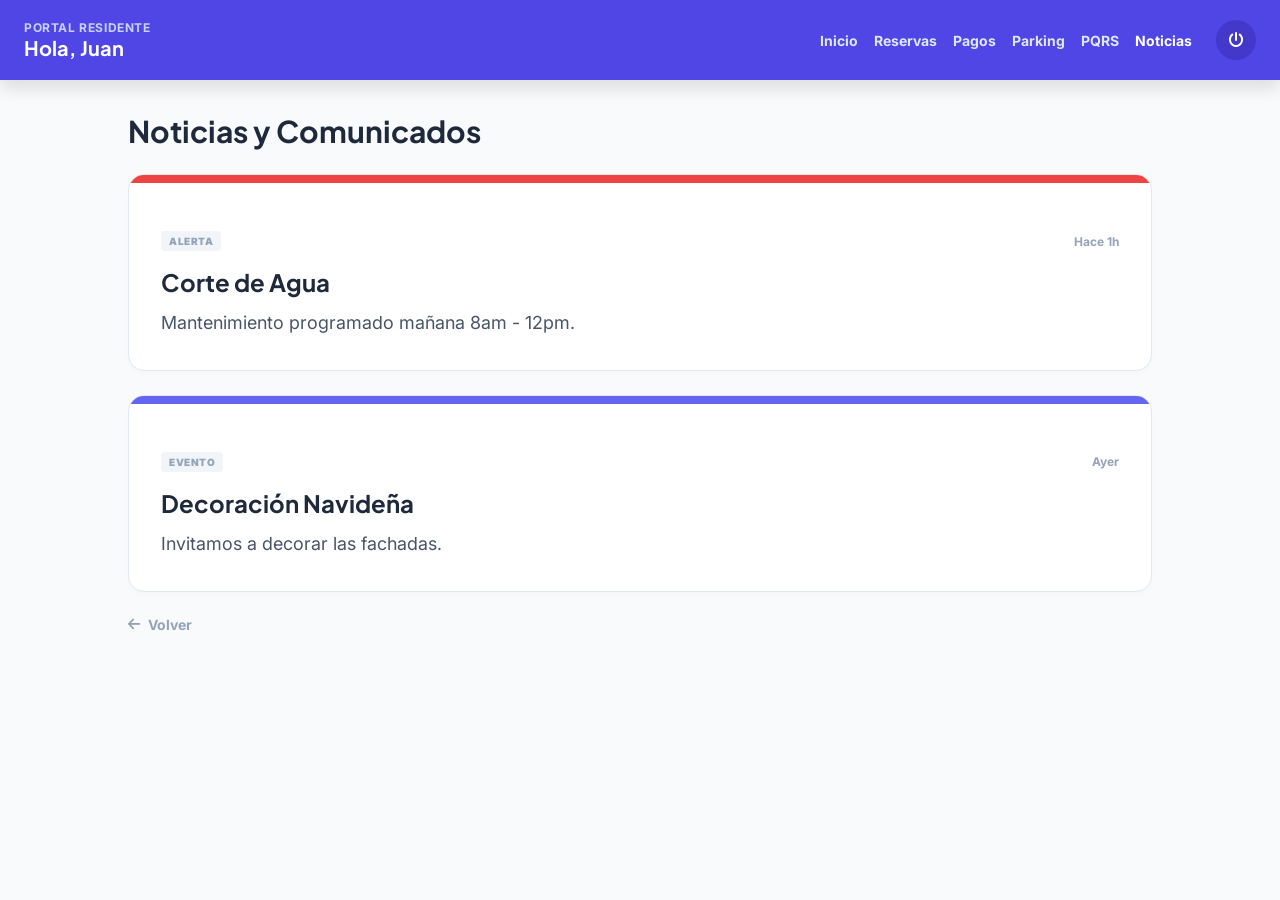
<file: residente-noticias.html>
<!DOCTYPE html>
<html lang="es"><head><meta charset="UTF-8"><meta name="viewport" content="width=device-width, initial-scale=1.0"><title>Portal Residente | Conjunto360</title><link rel="icon" href="logo.svg"><link href="https://fonts.googleapis.com/css2?family=Inter:wght@300;400;500;600&family=Plus+Jakarta+Sans:wght@500;600;700;800&display=swap" rel="stylesheet"><link rel="stylesheet" href="https://cdnjs.cloudflare.com/ajax/libs/font-awesome/6.5.1/css/all.min.css"><link rel="stylesheet" href="styles.css"></head>
<body>
<div id="pago" class="toast "><i class="fa-solid fa-circle-check"></i><div><h4>¡Pago Exitoso!</h4><p>Transacción aprobada #998877</p></div></div><div id="llamando" class="toast info"><i class="fa-solid fa-circle-check"></i><div><h4>Llamando...</h4><p>Conectando con portería</p></div></div><div id="ok" class="toast "><i class="fa-solid fa-circle-check"></i><div><h4>Solicitud Enviada</h4><p>Pendiente de aprobación</p></div></div><div id="radicado" class="toast "><i class="fa-solid fa-circle-check"></i><div><h4>Radicado</h4><p>Tu caso ha sido enviado a administración</p></div></div>
<div class="rs fade"><header class="rh"><div class="wrap hrow"><div><p class="eyebrow">Portal Residente</p><div class="hello">Hola, Juan</div></div><div class="hr"><nav class="hn"><a href="residente-inicio.html">Inicio</a><a href="residente-reservas.html">Reservas</a><a href="residente-pagos.html">Pagos</a><a href="residente-parqueadero.html">Parking</a><a href="residente-pqrs.html">PQRS</a><a href="residente-noticias.html" class=on>Noticias</a></nav><a href="index.html" class="pw"><i class="fa-solid fa-power-off"></i></a></div></div></header>
<main class="rm"><div class="wrap fade"><div class="w5 stack"><h2 class="ttl">Noticias y Comunicados</h2><div class="card p0 stack4" style="margin-top:1.5rem"><div style="height:.5rem;background:#ef4444"></div><div style="padding:2rem"><div class="sp" style="margin-bottom:1rem"><span class="tag">Alerta</span><span class="sub" style="font-weight:700;color:var(--s400)">Hace 1h</span></div><h3 style="font-size:1.5rem;color:var(--s800);margin-bottom:.75rem">Corte de Agua</h3><p style="color:var(--s600);line-height:1.6;font-size:1.125rem">Mantenimiento programado mañana 8am - 12pm.</p></div></div><div class="card p0 stack4" style="margin-top:1.5rem"><div style="height:.5rem;background:#6366f1"></div><div style="padding:2rem"><div class="sp" style="margin-bottom:1rem"><span class="tag">Evento</span><span class="sub" style="font-weight:700;color:var(--s400)">Ayer</span></div><h3 style="font-size:1.5rem;color:var(--s800);margin-bottom:.75rem">Decoración Navideña</h3><p style="color:var(--s600);line-height:1.6;font-size:1.125rem">Invitamos a decorar las fachadas.</p></div></div><a href="residente-inicio.html" class="back"><i class="fa-solid fa-arrow-left"></i> Volver</a></div></div></main><nav class="bn"><a href="residente-inicio.html"><i class="fa-solid fa-house"></i><span>Inicio</span></a><a href="residente-reservas.html"><i class="fa-solid fa-calendar-plus"></i><span>Reservas</span></a><a href="residente-pagos.html"><i class="fa-solid fa-wallet"></i><span>Pagos</span></a><a href="residente-noticias.html" class=on><i class="fa-solid fa-bell"></i><span>Noticias</span></a></nav></div>
</body></html>
</file>
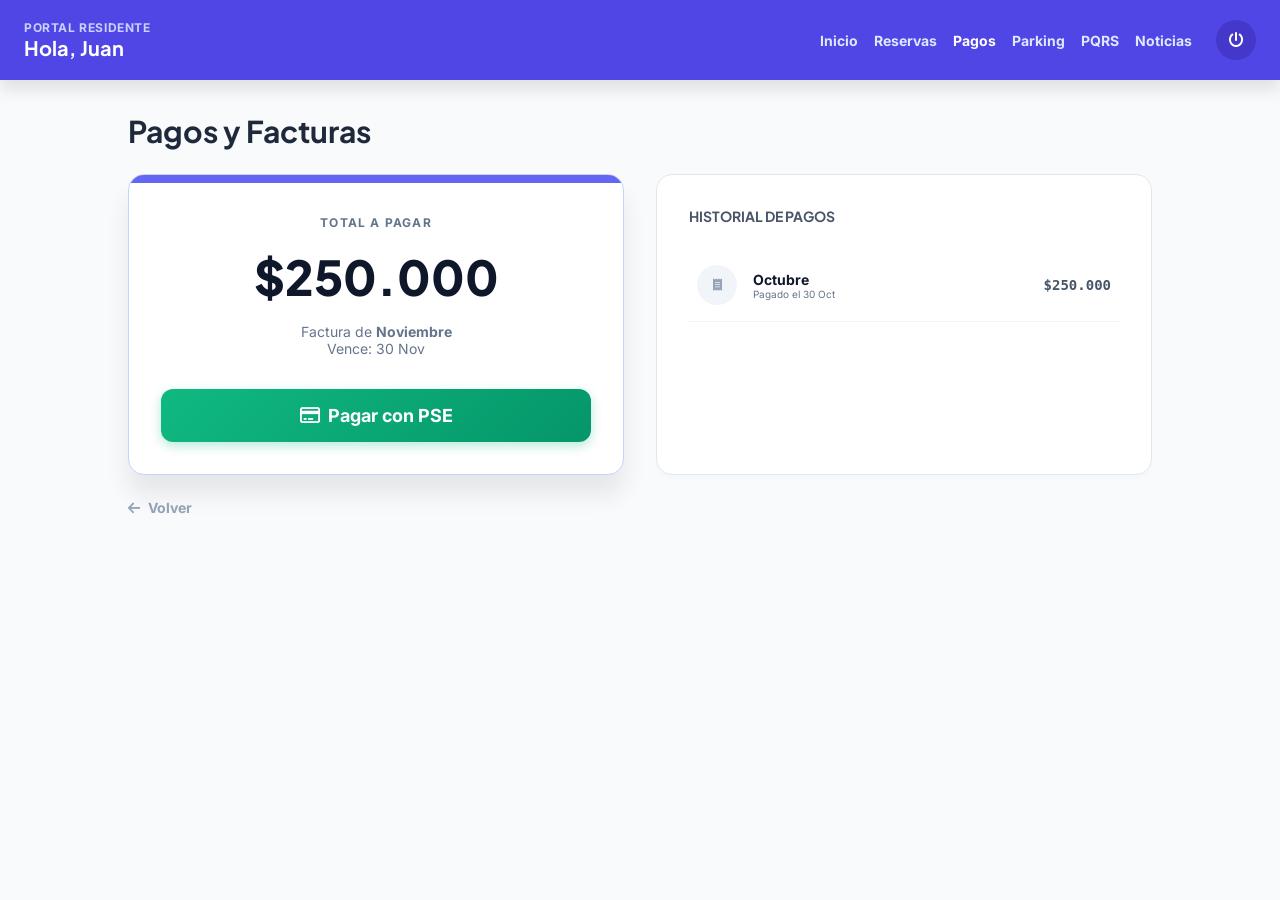
<file: residente-pagos.html>
<!DOCTYPE html>
<html lang="es"><head><meta charset="UTF-8"><meta name="viewport" content="width=device-width, initial-scale=1.0"><title>Portal Residente | Conjunto360</title><link rel="icon" href="logo.svg"><link href="https://fonts.googleapis.com/css2?family=Inter:wght@300;400;500;600&family=Plus+Jakarta+Sans:wght@500;600;700;800&display=swap" rel="stylesheet"><link rel="stylesheet" href="https://cdnjs.cloudflare.com/ajax/libs/font-awesome/6.5.1/css/all.min.css"><link rel="stylesheet" href="styles.css"></head>
<body>
<div id="pago" class="toast "><i class="fa-solid fa-circle-check"></i><div><h4>¡Pago Exitoso!</h4><p>Transacción aprobada #998877</p></div></div><div id="llamando" class="toast info"><i class="fa-solid fa-circle-check"></i><div><h4>Llamando...</h4><p>Conectando con portería</p></div></div><div id="ok" class="toast "><i class="fa-solid fa-circle-check"></i><div><h4>Solicitud Enviada</h4><p>Pendiente de aprobación</p></div></div><div id="radicado" class="toast "><i class="fa-solid fa-circle-check"></i><div><h4>Radicado</h4><p>Tu caso ha sido enviado a administración</p></div></div>
<div class="rs fade"><header class="rh"><div class="wrap hrow"><div><p class="eyebrow">Portal Residente</p><div class="hello">Hola, Juan</div></div><div class="hr"><nav class="hn"><a href="residente-inicio.html">Inicio</a><a href="residente-reservas.html">Reservas</a><a href="residente-pagos.html" class=on>Pagos</a><a href="residente-parqueadero.html">Parking</a><a href="residente-pqrs.html">PQRS</a><a href="residente-noticias.html">Noticias</a></nav><a href="index.html" class="pw"><i class="fa-solid fa-power-off"></i></a></div></div></header>
<main class="rm"><div class="wrap fade"><div class="w5 stack"><h2 class="ttl">Pagos y Facturas</h2><div class="g c2m" style="gap:2rem"><div class="card bigc"><p class="sub" style="font-weight:700;text-transform:uppercase;letter-spacing:.1em;margin-top:.5rem">Total a Pagar</p><h1>$250.000</h1><p class="mut" style="margin-bottom:2rem">Factura de <strong>Noviembre</strong><br>Vence: 30 Nov</p><a href="#pago" class="btn pse" style="padding:1rem;font-size:1.125rem"><i class="fa-regular fa-credit-card"></i> Pagar con PSE</a></div>
<div class="card" style="padding:2rem"><h3 style="font-size:.875rem;color:var(--s600);text-transform:uppercase;margin-bottom:1.5rem">Historial de Pagos</h3><div class="hist"><div><div style="display:flex;gap:1rem;align-items:center"><div class="av" style="background:var(--s100);color:var(--s400)"><i class="fa-solid fa-receipt"></i></div><div><p style="font-weight:700;font-size:.875rem">Octubre</p><p class="sub" style="font-size:.625rem">Pagado el 30 Oct</p></div></div><span class="mono" style="color:var(--s600);font-size:.875rem">$250.000</span></div></div></div></div><a href="residente-inicio.html" class="back"><i class="fa-solid fa-arrow-left"></i> Volver</a></div></div></main><nav class="bn"><a href="residente-inicio.html"><i class="fa-solid fa-house"></i><span>Inicio</span></a><a href="residente-reservas.html"><i class="fa-solid fa-calendar-plus"></i><span>Reservas</span></a><a href="residente-pagos.html" class=on><i class="fa-solid fa-wallet"></i><span>Pagos</span></a><a href="residente-noticias.html"><i class="fa-solid fa-bell"></i><span>Noticias</span></a></nav></div>
</body></html>
</file>
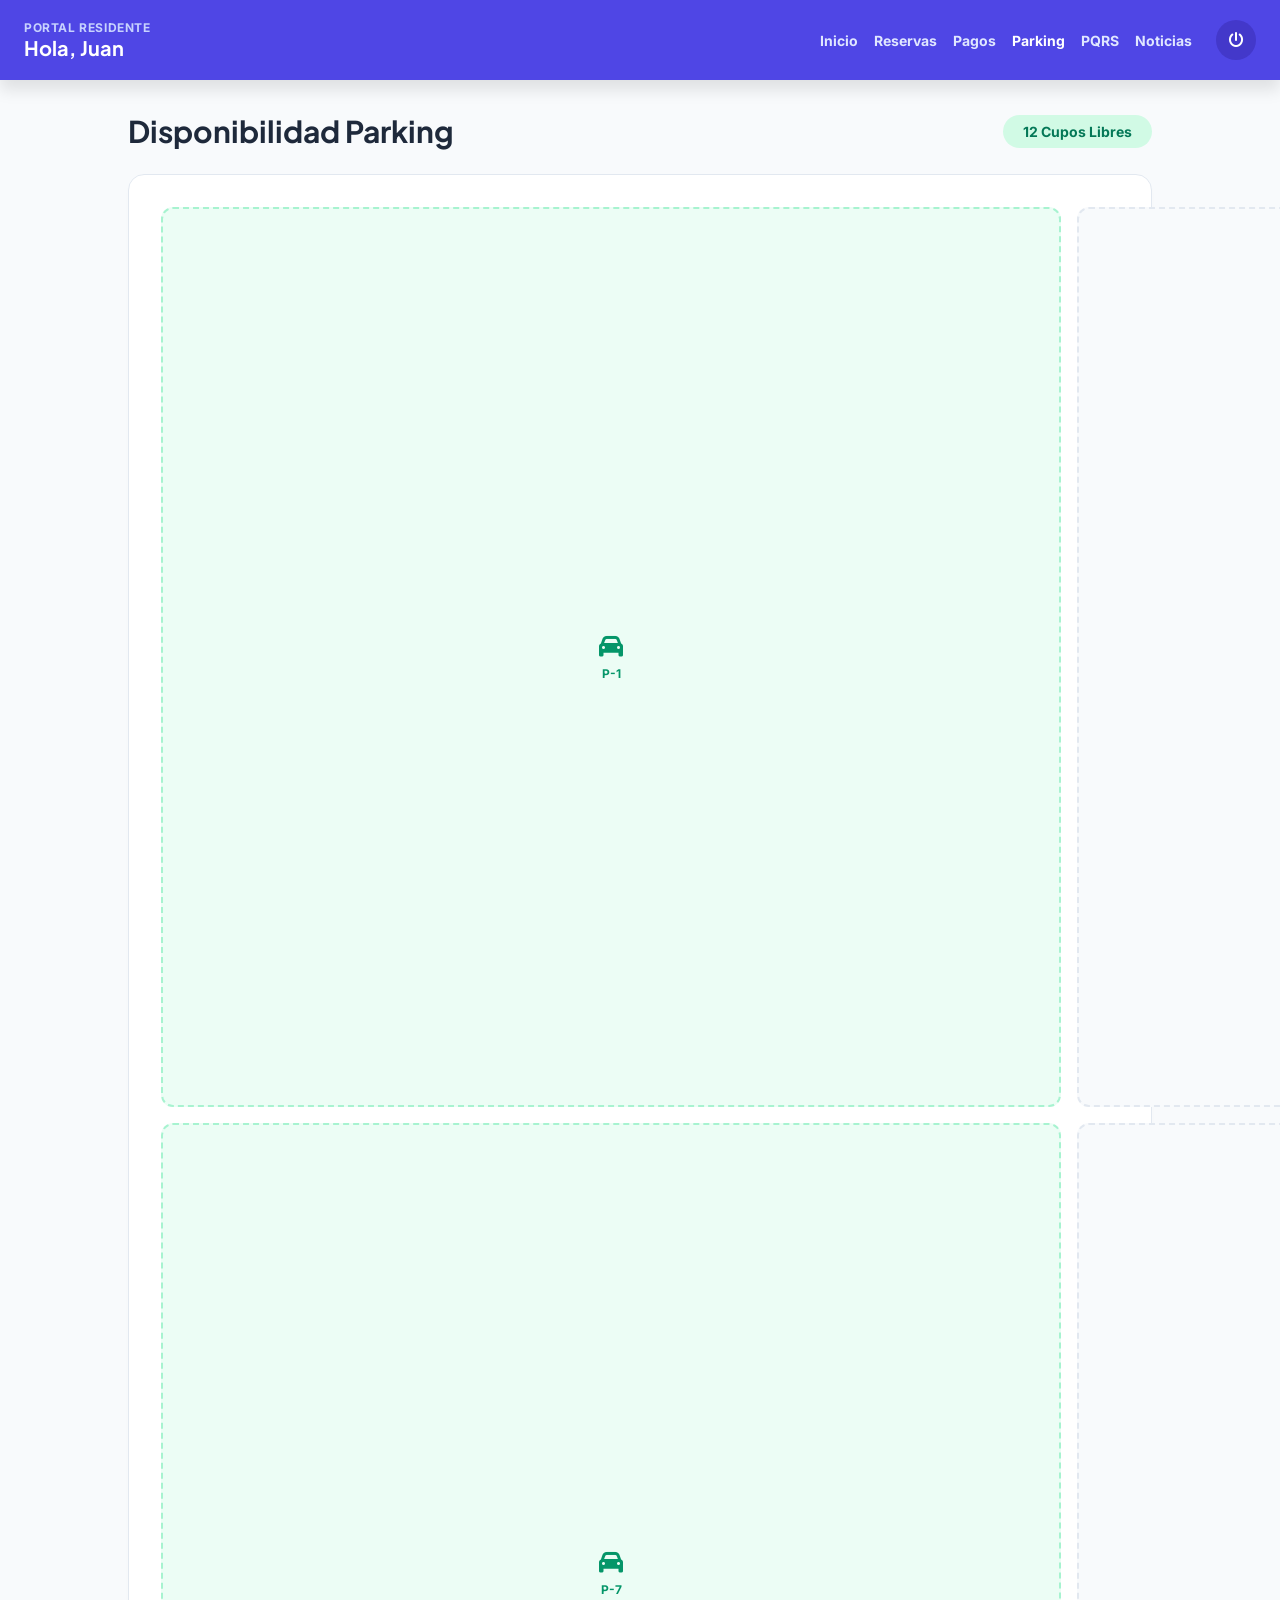
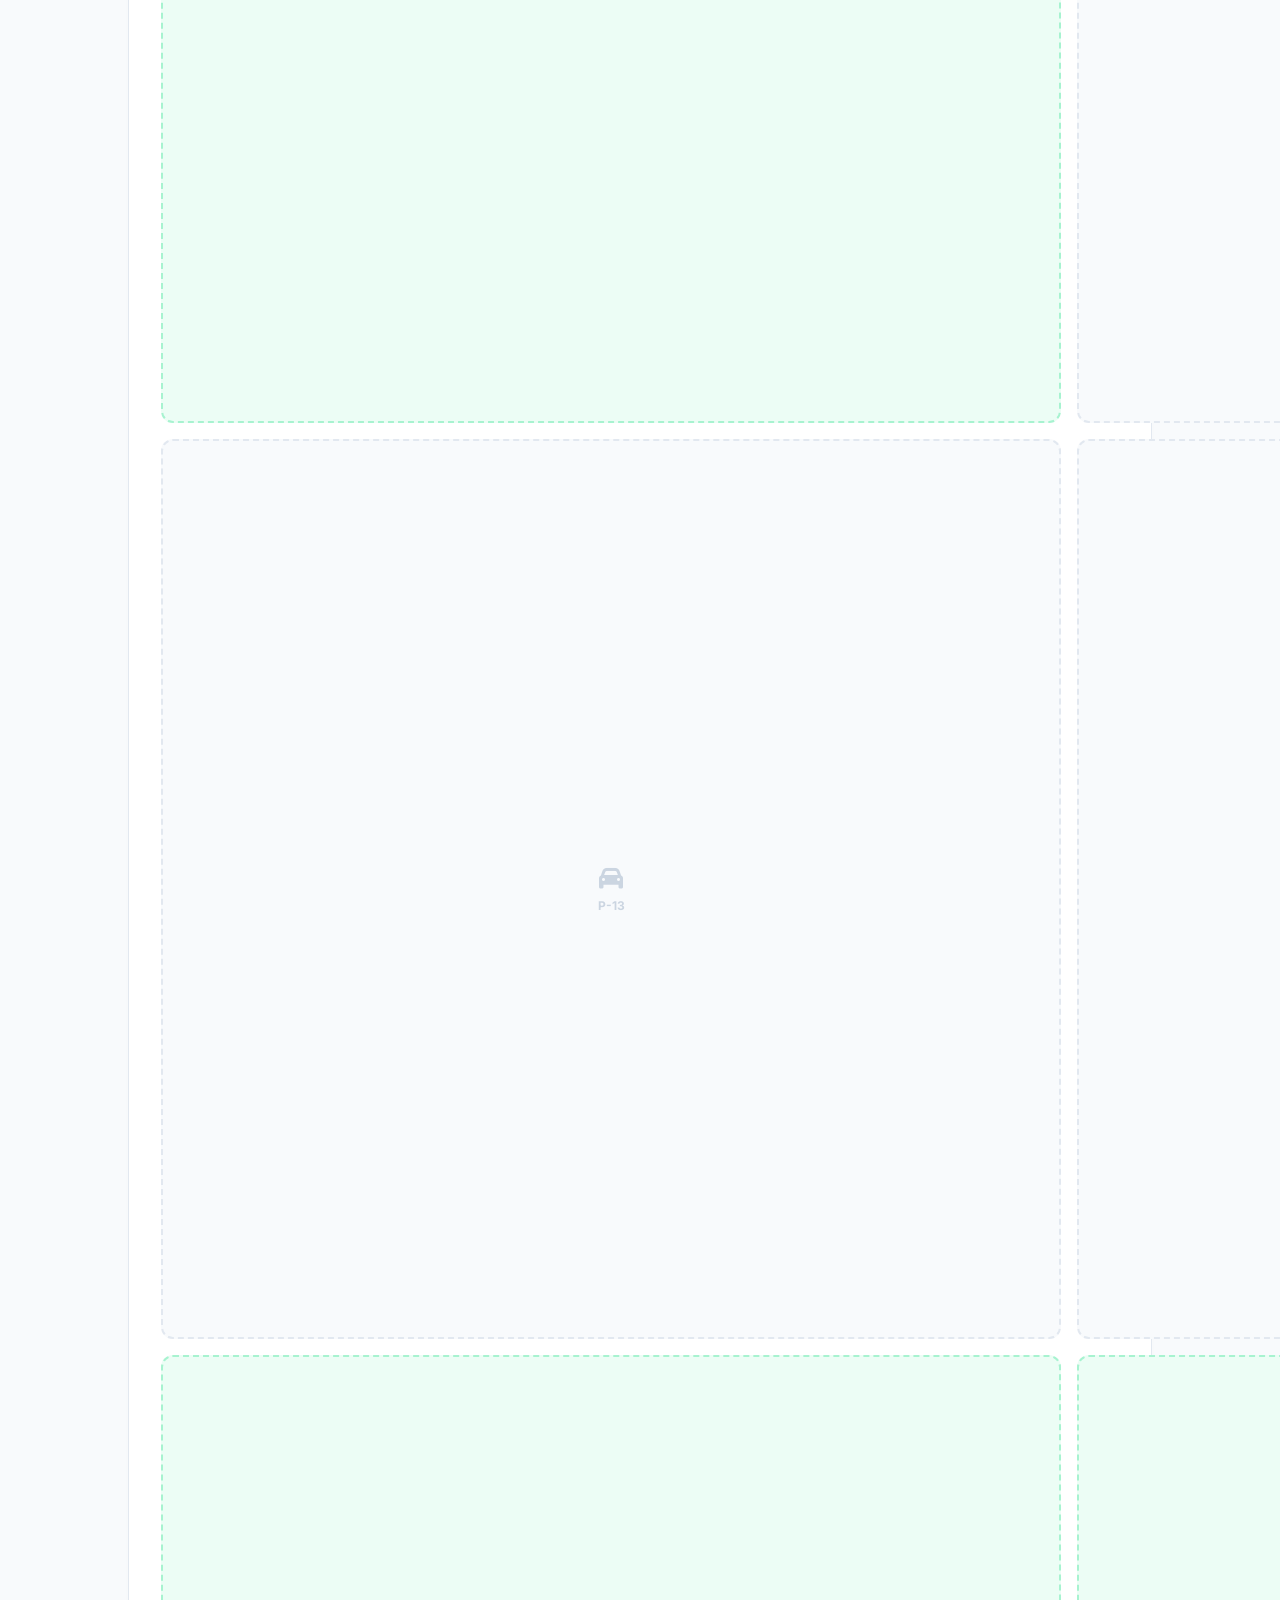
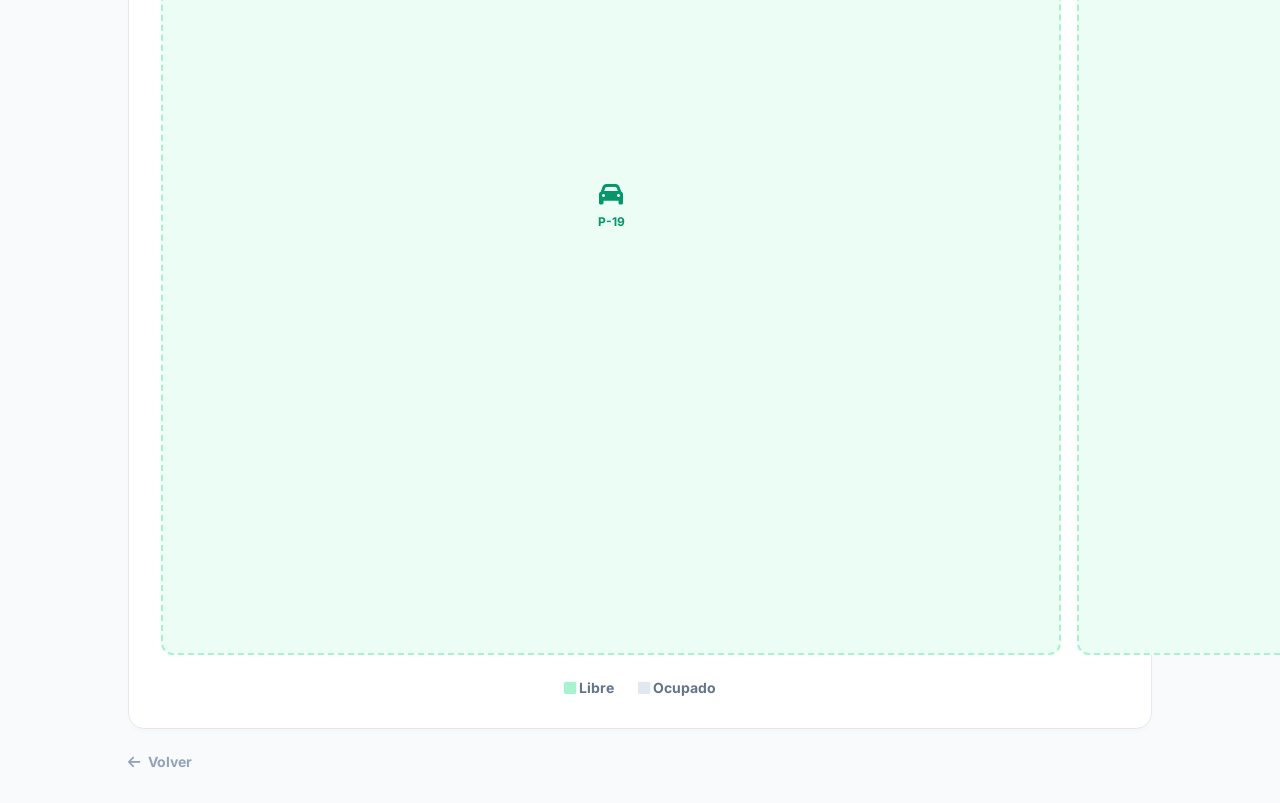
<file: residente-parqueadero.html>
<!DOCTYPE html>
<html lang="es"><head><meta charset="UTF-8"><meta name="viewport" content="width=device-width, initial-scale=1.0"><title>Portal Residente | Conjunto360</title><link rel="icon" href="logo.svg"><link href="https://fonts.googleapis.com/css2?family=Inter:wght@300;400;500;600&family=Plus+Jakarta+Sans:wght@500;600;700;800&display=swap" rel="stylesheet"><link rel="stylesheet" href="https://cdnjs.cloudflare.com/ajax/libs/font-awesome/6.5.1/css/all.min.css"><link rel="stylesheet" href="styles.css"></head>
<body>
<div id="pago" class="toast "><i class="fa-solid fa-circle-check"></i><div><h4>¡Pago Exitoso!</h4><p>Transacción aprobada #998877</p></div></div><div id="llamando" class="toast info"><i class="fa-solid fa-circle-check"></i><div><h4>Llamando...</h4><p>Conectando con portería</p></div></div><div id="ok" class="toast "><i class="fa-solid fa-circle-check"></i><div><h4>Solicitud Enviada</h4><p>Pendiente de aprobación</p></div></div><div id="radicado" class="toast "><i class="fa-solid fa-circle-check"></i><div><h4>Radicado</h4><p>Tu caso ha sido enviado a administración</p></div></div>
<div class="rs fade"><header class="rh"><div class="wrap hrow"><div><p class="eyebrow">Portal Residente</p><div class="hello">Hola, Juan</div></div><div class="hr"><nav class="hn"><a href="residente-inicio.html">Inicio</a><a href="residente-reservas.html">Reservas</a><a href="residente-pagos.html">Pagos</a><a href="residente-parqueadero.html" class=on>Parking</a><a href="residente-pqrs.html">PQRS</a><a href="residente-noticias.html">Noticias</a></nav><a href="index.html" class="pw"><i class="fa-solid fa-power-off"></i></a></div></div></header>
<main class="rm"><div class="wrap fade"><div class="w5 stack"><div class="sp"><h2 class="ttl">Disponibilidad Parking</h2><span class="chip">12 Cupos Libres</span></div><div class="card" style="padding:2rem"><div class="pk rsv"><div class="pc lib rs"><i class="fa-solid fa-car"></i><span>P-1</span></div><div class="pc ocu rs"><i class="fa-solid fa-car"></i><span>P-2</span></div><div class="pc ocu rs"><i class="fa-solid fa-car"></i><span>P-3</span></div><div class="pc lib rs"><i class="fa-solid fa-car"></i><span>P-4</span></div><div class="pc ocu rs"><i class="fa-solid fa-car"></i><span>P-5</span></div><div class="pc lib rs"><i class="fa-solid fa-car"></i><span>P-6</span></div><div class="pc lib rs"><i class="fa-solid fa-car"></i><span>P-7</span></div><div class="pc ocu rs"><i class="fa-solid fa-car"></i><span>P-8</span></div><div class="pc lib rs"><i class="fa-solid fa-car"></i><span>P-9</span></div><div class="pc lib rs"><i class="fa-solid fa-car"></i><span>P-10</span></div><div class="pc ocu rs"><i class="fa-solid fa-car"></i><span>P-11</span></div><div class="pc lib rs"><i class="fa-solid fa-car"></i><span>P-12</span></div><div class="pc ocu rs"><i class="fa-solid fa-car"></i><span>P-13</span></div><div class="pc ocu rs"><i class="fa-solid fa-car"></i><span>P-14</span></div><div class="pc lib rs"><i class="fa-solid fa-car"></i><span>P-15</span></div><div class="pc lib rs"><i class="fa-solid fa-car"></i><span>P-16</span></div><div class="pc ocu rs"><i class="fa-solid fa-car"></i><span>P-17</span></div><div class="pc lib rs"><i class="fa-solid fa-car"></i><span>P-18</span></div><div class="pc lib rs"><i class="fa-solid fa-car"></i><span>P-19</span></div><div class="pc lib rs"><i class="fa-solid fa-car"></i><span>P-20</span></div></div><div style="display:flex;gap:1.5rem;justify-content:center;margin-top:1.5rem;font-size:.875rem;font-weight:700;color:var(--s500)"><span><i class="fa-solid fa-square" style="color:#a7f3d0"></i> Libre</span><span><i class="fa-solid fa-square" style="color:var(--s200)"></i> Ocupado</span></div></div><a href="residente-inicio.html" class="back"><i class="fa-solid fa-arrow-left"></i> Volver</a></div></div></main><nav class="bn"><a href="residente-inicio.html"><i class="fa-solid fa-house"></i><span>Inicio</span></a><a href="residente-reservas.html"><i class="fa-solid fa-calendar-plus"></i><span>Reservas</span></a><a href="residente-pagos.html"><i class="fa-solid fa-wallet"></i><span>Pagos</span></a><a href="residente-noticias.html"><i class="fa-solid fa-bell"></i><span>Noticias</span></a></nav></div>
</body></html>
</file>
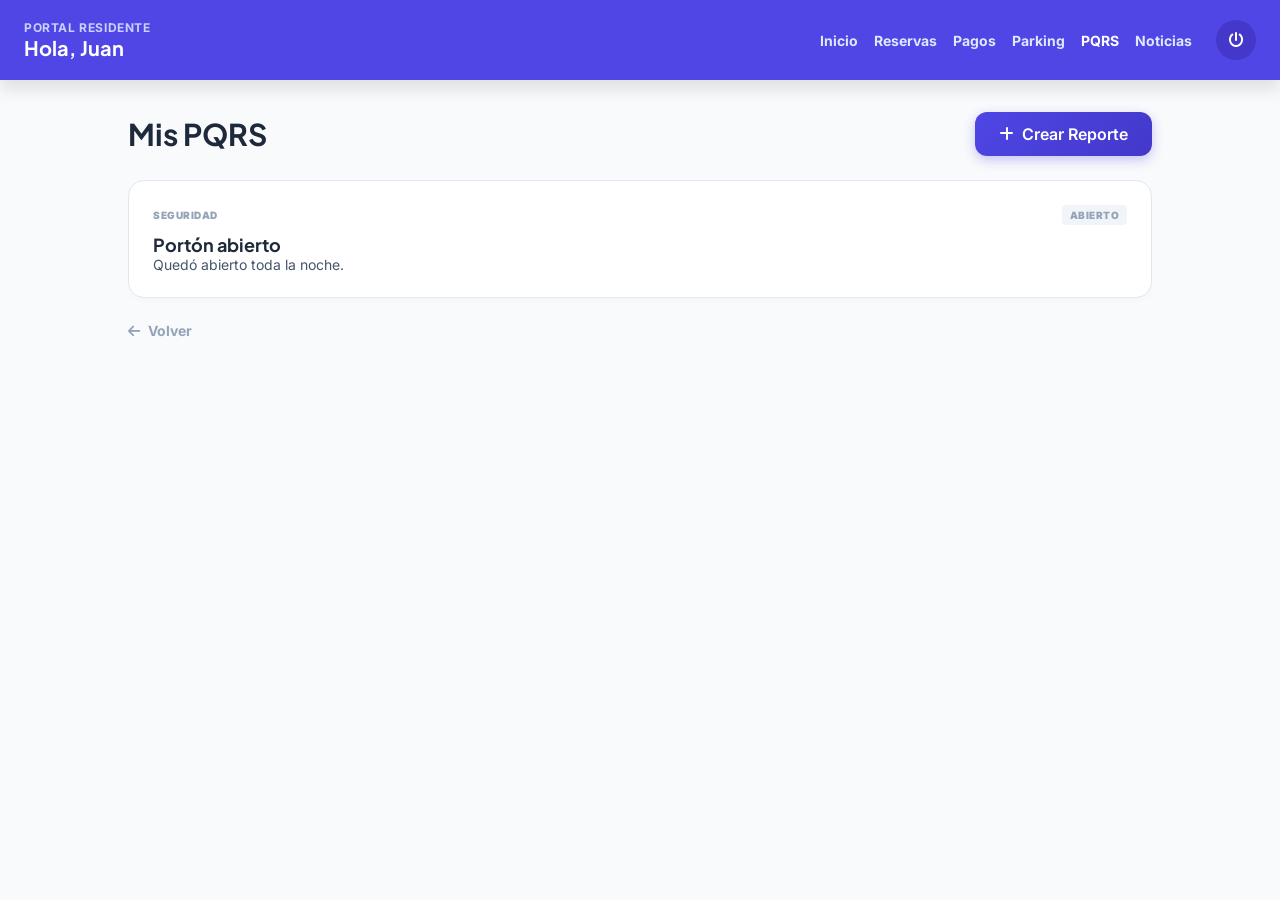
<file: residente-pqrs.html>
<!DOCTYPE html>
<html lang="es"><head><meta charset="UTF-8"><meta name="viewport" content="width=device-width, initial-scale=1.0"><title>Portal Residente | Conjunto360</title><link rel="icon" href="logo.svg"><link href="https://fonts.googleapis.com/css2?family=Inter:wght@300;400;500;600&family=Plus+Jakarta+Sans:wght@500;600;700;800&display=swap" rel="stylesheet"><link rel="stylesheet" href="https://cdnjs.cloudflare.com/ajax/libs/font-awesome/6.5.1/css/all.min.css"><link rel="stylesheet" href="styles.css"></head>
<body>
<div id="pago" class="toast "><i class="fa-solid fa-circle-check"></i><div><h4>¡Pago Exitoso!</h4><p>Transacción aprobada #998877</p></div></div><div id="llamando" class="toast info"><i class="fa-solid fa-circle-check"></i><div><h4>Llamando...</h4><p>Conectando con portería</p></div></div><div id="ok" class="toast "><i class="fa-solid fa-circle-check"></i><div><h4>Solicitud Enviada</h4><p>Pendiente de aprobación</p></div></div><div id="radicado" class="toast "><i class="fa-solid fa-circle-check"></i><div><h4>Radicado</h4><p>Tu caso ha sido enviado a administración</p></div></div><div id="nuevo" class="modal"><div class="mbox"><div class="mh"><h3>Radicar PQRS</h3><a href="#" class="x"><i class="fa-solid fa-xmark"></i></a></div><div class="mb"><form action="residente-pqrs.html#radicado"><div class="f"><label class="l">Tipo de Caso</label><select class="in"><option>Mantenimiento</option><option>Convivencia</option><option>Seguridad</option></select></div><div class="f"><label class="l">Asunto</label><input class="in" required placeholder="Ej: Ruido excesivo"></div><div class="f"><label class="l">Descripción</label><textarea class="in" rows="3"></textarea></div><button class="btn w">Enviar Reporte</button></form></div></div></div>
<div class="rs fade"><header class="rh"><div class="wrap hrow"><div><p class="eyebrow">Portal Residente</p><div class="hello">Hola, Juan</div></div><div class="hr"><nav class="hn"><a href="residente-inicio.html">Inicio</a><a href="residente-reservas.html">Reservas</a><a href="residente-pagos.html">Pagos</a><a href="residente-parqueadero.html">Parking</a><a href="residente-pqrs.html" class=on>PQRS</a><a href="residente-noticias.html">Noticias</a></nav><a href="index.html" class="pw"><i class="fa-solid fa-power-off"></i></a></div></div></header>
<main class="rm"><div class="wrap fade"><div class="w5 stack"><div class="sp"><h2 class="ttl">Mis PQRS</h2><a href="#nuevo" class="btn"><i class="fa-solid fa-plus"></i> Crear Reporte</a></div><div class="card bl c-or"><div class="sp" style="margin-bottom:.5rem"><span class="tag" style="background:none;padding:0">Seguridad</span><span class="tag">Abierto</span></div><h4 style="font-size:1.125rem;color:var(--s800)">Portón abierto</h4><p class="mut" style="color:var(--s600)">Quedó abierto toda la noche.</p></div><a href="residente-inicio.html" class="back"><i class="fa-solid fa-arrow-left"></i> Volver</a></div></div></main><nav class="bn"><a href="residente-inicio.html"><i class="fa-solid fa-house"></i><span>Inicio</span></a><a href="residente-reservas.html"><i class="fa-solid fa-calendar-plus"></i><span>Reservas</span></a><a href="residente-pagos.html"><i class="fa-solid fa-wallet"></i><span>Pagos</span></a><a href="residente-noticias.html"><i class="fa-solid fa-bell"></i><span>Noticias</span></a></nav></div>
</body></html>
</file>
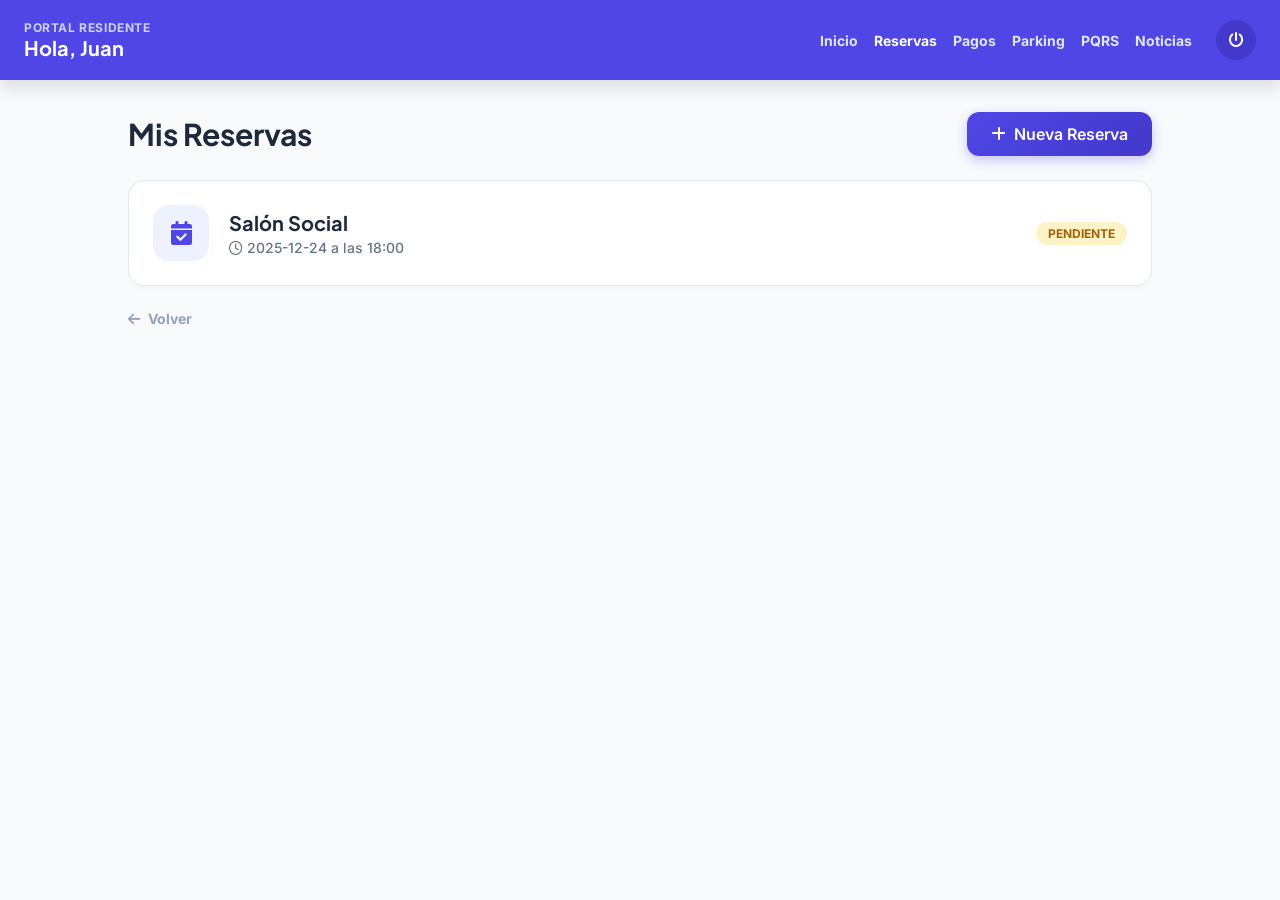
<file: residente-reservas.html>
<!DOCTYPE html>
<html lang="es"><head><meta charset="UTF-8"><meta name="viewport" content="width=device-width, initial-scale=1.0"><title>Portal Residente | Conjunto360</title><link rel="icon" href="logo.svg"><link href="https://fonts.googleapis.com/css2?family=Inter:wght@300;400;500;600&family=Plus+Jakarta+Sans:wght@500;600;700;800&display=swap" rel="stylesheet"><link rel="stylesheet" href="https://cdnjs.cloudflare.com/ajax/libs/font-awesome/6.5.1/css/all.min.css"><link rel="stylesheet" href="styles.css"></head>
<body>
<div id="pago" class="toast "><i class="fa-solid fa-circle-check"></i><div><h4>¡Pago Exitoso!</h4><p>Transacción aprobada #998877</p></div></div><div id="llamando" class="toast info"><i class="fa-solid fa-circle-check"></i><div><h4>Llamando...</h4><p>Conectando con portería</p></div></div><div id="ok" class="toast "><i class="fa-solid fa-circle-check"></i><div><h4>Solicitud Enviada</h4><p>Pendiente de aprobación</p></div></div><div id="radicado" class="toast "><i class="fa-solid fa-circle-check"></i><div><h4>Radicado</h4><p>Tu caso ha sido enviado a administración</p></div></div><div id="nueva" class="modal"><div class="mbox"><div class="mh"><h3>Nueva Reserva</h3><a href="#" class="x"><i class="fa-solid fa-xmark"></i></a></div><div class="mb"><form action="residente-reservas.html#ok"><div class="f"><label class="l">Zona Común</label><select class="in"><option>Salón Social</option><option>Zona BBQ</option><option>Gimnasio</option></select></div><div class="row2 f"><div><label class="l">Fecha</label><input type="date" class="in" required></div><div><label class="l">Hora</label><input type="time" class="in" required></div></div><button class="btn w">Confirmar Solicitud</button></form></div></div></div>
<div class="rs fade"><header class="rh"><div class="wrap hrow"><div><p class="eyebrow">Portal Residente</p><div class="hello">Hola, Juan</div></div><div class="hr"><nav class="hn"><a href="residente-inicio.html">Inicio</a><a href="residente-reservas.html" class=on>Reservas</a><a href="residente-pagos.html">Pagos</a><a href="residente-parqueadero.html">Parking</a><a href="residente-pqrs.html">PQRS</a><a href="residente-noticias.html">Noticias</a></nav><a href="index.html" class="pw"><i class="fa-solid fa-power-off"></i></a></div></div></header>
<main class="rm"><div class="wrap fade"><div class="w5 stack"><div class="sp"><h2 class="ttl">Mis Reservas</h2><a href="#nueva" class="btn"><i class="fa-solid fa-plus"></i> Nueva Reserva</a></div>
<div class="card sp"><div style="display:flex;gap:1.25rem;align-items:center"><div class="ic c-in" style="background:#eef2ff;color:#4F46E5"><i class="fa-solid fa-calendar-check"></i></div><div><h4 style="font-size:1.25rem;color:var(--s800)">Salón Social</h4><p class="mut" style="font-weight:500;margin-top:.25rem"><i class="fa-regular fa-clock"></i> 2025-12-24 a las 18:00</p></div></div><span class="badge b-yl">PENDIENTE</span></div><a href="residente-inicio.html" class="back"><i class="fa-solid fa-arrow-left"></i> Volver</a></div></div></main><nav class="bn"><a href="residente-inicio.html"><i class="fa-solid fa-house"></i><span>Inicio</span></a><a href="residente-reservas.html" class=on><i class="fa-solid fa-calendar-plus"></i><span>Reservas</span></a><a href="residente-pagos.html"><i class="fa-solid fa-wallet"></i><span>Pagos</span></a><a href="residente-noticias.html"><i class="fa-solid fa-bell"></i><span>Noticias</span></a></nav></div>
</body></html>
</file>
<file: styles.css>
*{box-sizing:border-box;margin:0;padding:0}
:root{--p:#4F46E5;--s50:#f8fafc;--s100:#f1f5f9;--s200:#e2e8f0;--s300:#cbd5e1;--s400:#94a3b8;--s500:#64748b;--s600:#475569;--s700:#334155;--s800:#1e293b;--s900:#0f172a}
body{font-family:'Inter',sans-serif;background:var(--s50);color:var(--s900);-webkit-font-smoothing:antialiased;min-height:100vh}
h1,h2,h3,h4{font-family:'Plus Jakarta Sans',sans-serif}
a{color:inherit;text-decoration:none}button{font:inherit}
.fade{animation:fade .5s cubic-bezier(.16,1,.3,1) both}
@keyframes fade{from{opacity:0;transform:translateY(20px)}to{opacity:1;transform:none}}
@keyframes grow{from{height:0}}
@keyframes pulse{50%{opacity:.5}}
@keyframes toast{0%{transform:translateX(150%)}10%,85%{transform:translateX(0)}100%{transform:translateX(150%)}}
::-webkit-scrollbar{width:8px;height:8px}::-webkit-scrollbar-thumb{background:var(--s300);border-radius:10px;border:2px solid var(--s50)}
/* colores */
.c-em{--c:#10b981;--cb:#ecfdf5;--ct:#059669}.c-bl{--c:#3b82f6;--cb:#eff6ff;--ct:#2563eb}.c-or{--c:#f97316;--cb:#fff7ed;--ct:#ea580c}
.c-sl{--c:#64748b;--cb:#f1f5f9;--ct:#475569}.c-rd{--c:#ef4444;--cb:#fef2f2;--ct:#dc2626}.c-yl{--c:#facc15}.c-in{--c:#6366f1}.c-g{--c:#cbd5e1}
.bl{border-left:4px solid var(--c)}
/* componentes */
.card{background:#fff;border-radius:1rem;border:1px solid var(--s200);box-shadow:0 4px 6px -1px rgba(0,0,0,.02);transition:.2s;padding:1.5rem}
.card:hover{transform:translateY(-3px);box-shadow:0 12px 24px -8px rgba(0,0,0,.08);border-color:var(--s300)}
.card.p0{padding:0;overflow:hidden}
.btn{display:inline-flex;align-items:center;justify-content:center;gap:.5rem;background:linear-gradient(135deg,#4F46E5,#4338ca);color:#fff;font-weight:600;padding:.75rem 1.5rem;border:0;border-radius:.75rem;box-shadow:0 4px 12px rgba(79,70,229,.3);transition:.2s;cursor:pointer}
.btn:hover{transform:translateY(-1px);box-shadow:0 6px 16px rgba(79,70,229,.4)}.btn:active{transform:scale(.97)}
.btn.pse{background:linear-gradient(135deg,#10b981,#059669);font-weight:700;box-shadow:0 4px 12px rgba(16,185,129,.3);width:100%}
.btn.red{background:#dc2626;width:100%}.btn.ok{background:#10b981}.btn.sm{padding:.5rem 1.5rem;font-size:.875rem}
.btn.out{background:#fff;color:var(--s600);border:1px solid var(--s200);box-shadow:none}
.btn.w{width:100%}
.l{display:block;font-size:.75rem;font-weight:700;color:var(--s400);text-transform:uppercase;margin:0 0 .25rem .25rem}
.in{width:100%;padding:.875rem 1rem;border-radius:.75rem;border:1px solid var(--s200);background:var(--s50);font:inherit;font-weight:500;outline:0;transition:.2s}
.in:focus{background:#fff;border-color:var(--p);box-shadow:0 0 0 4px rgba(79,70,229,.1)}
form .f{margin-bottom:1.1rem}
.badge{display:inline-block;padding:.25rem .75rem;border-radius:99px;font-size:.75rem;font-weight:700}
.b-ok{background:#d1fae5;color:#047857}.b-rd{background:#fee2e2;color:#b91c1c}.b-yl{background:#fef3c7;color:#a16207}.b-sl{background:var(--s100);color:var(--s500)}
.tag{font-size:.625rem;font-weight:900;text-transform:uppercase;letter-spacing:.05em;color:var(--s400);background:var(--s100);padding:.25rem .5rem;border-radius:.25rem}
.av{width:2.5rem;height:2.5rem;border-radius:50%;background:#e0e7ff;color:var(--p);display:flex;align-items:center;justify-content:center;font-weight:700;font-size:.75rem}
.g{display:grid;gap:1.5rem}.sp{display:flex;justify-content:space-between;align-items:center;gap:1rem;flex-wrap:wrap}
.stack>*+*{margin-top:1.5rem}.stack4>*+*{margin-top:1rem}
.wrap{max-width:80rem;margin:0 auto}.w5{max-width:64rem;margin:0 auto}
.ttl{font-size:1.875rem;font-weight:700;color:var(--s800)}
.back{display:inline-flex;align-items:center;gap:.5rem;font-size:.875rem;font-weight:700;color:var(--s400);transition:.2s}.back:hover{color:var(--p)}
.sub{font-size:.75rem;color:var(--s500)}.mut{color:var(--s500);font-size:.875rem}
@media(min-width:768px){.c3{grid-template-columns:repeat(3,1fr)}.c4{grid-template-columns:repeat(4,1fr)}.c2m{grid-template-columns:1fr 1fr}}
@media(min-width:1024px){.c2{grid-template-columns:1fr 1fr}.c21{grid-template-columns:2fr 1fr}.c12{grid-template-columns:1fr 2fr}.sp2{grid-column:span 2}}
/* kpi */
.kpi{display:flex;justify-content:space-between;align-items:center;border-left:4px solid var(--c)}
.kpi p{font-size:.75rem;font-weight:700;color:var(--s400);text-transform:uppercase;letter-spacing:.05em}
.kpi h3{font-size:1.875rem;font-weight:900;color:var(--s800);margin-top:.25rem}
.ic{width:3.5rem;height:3.5rem;border-radius:1rem;background:var(--cb);color:var(--ct);display:flex;align-items:center;justify-content:center;font-size:1.5rem}
/* tablas */
table{width:100%;border-collapse:collapse;text-align:left;font-size:.875rem}
thead{background:var(--s50);color:var(--s500);text-transform:uppercase;font-size:.75rem}
th,td{padding:1.1rem}tbody tr{border-top:1px solid var(--s100);transition:.2s}tbody tr:hover{background:var(--s50)}
.r{text-align:right}.mono{font-family:monospace;font-weight:700}
.tin{color:#059669}.tout{color:#dc2626}
/* timeline */
.tl{display:flex;gap:.75rem;padding-bottom:1rem;border-left:2px solid var(--s100);margin-left:.2rem;padding-left:1rem;position:relative}
.tl::before{content:"";position:absolute;left:-.3rem;top:.2rem;width:.6rem;height:.6rem;border-radius:50%;background:var(--c)}
.pb{background:var(--s100);border-radius:99px;height:.5rem}.pb i{display:block;height:100%;border-radius:99px;background:var(--c)}
/* chart */
.chart{display:flex;align-items:flex-end;justify-content:space-between;gap:1rem;height:16rem;padding:0 .5rem 1rem}
.col{flex:1;display:flex;flex-direction:column;justify-content:flex-end;gap:.25rem;height:100%}
.bar{width:100%;animation:grow 1s cubic-bezier(.34,1.56,.64,1);opacity:.7;transition:.2s}.col:hover .bar{opacity:1}
.bi{background:#10b981;border-radius:.25rem .25rem 0 0}.be{background:#f87171;border-radius:0 0 .25rem .25rem}
.months{display:flex;justify-content:space-between;font-size:.75rem;font-weight:700;color:var(--s400);text-transform:uppercase;padding-top:.5rem;border-top:1px solid var(--s100)}
.dark{background:var(--s900);color:#fff;border:0}.dark .btn{padding:.5rem 1rem;font-size:.75rem}
/* parking */
.pk{display:grid;gap:1rem;grid-template-columns:repeat(5,1fr)}
.pc{border:2px dashed;border-radius:.75rem;display:flex;flex-direction:column;align-items:center;justify-content:center;transition:.2s;font-weight:700;font-size:.75rem}
.pc:hover{transform:scale(1.05)}.pc.lib{border-color:#a7f3d0;background:#ecfdf5;color:#059669}.pc.ocu{border-color:var(--s300);background:var(--s100);color:var(--s400)}
.pc.ocu.rs{border-color:var(--s200);background:var(--s50);color:var(--s300)}
.adm .pc{height:6rem}.rsv{grid-template-columns:repeat(4,1fr)}.rsv .pc{aspect-ratio:1}.rsv .pc i{font-size:1.5rem;margin-bottom:.5rem}
@media(min-width:768px){.rsv{grid-template-columns:repeat(5,1fr)}}@media(min-width:1024px){.rsv{grid-template-columns:repeat(6,1fr)}}
/* login */
.login{min-height:100vh;display:flex;align-items:center;justify-content:center;position:relative;overflow:hidden;padding:1rem}
.blob{position:absolute;top:-10%;left:-10%;width:50vw;height:50vw;border-radius:50%;background:rgba(99,102,241,.2);filter:blur(100px);animation:pulse 2s infinite}
.lp{position:relative;z-index:1;width:100%;max-width:64rem;display:flex;background:rgba(255,255,255,.85);backdrop-filter:blur(20px);border:1px solid rgba(255,255,255,.7);box-shadow:0 25px 50px -12px rgba(0,0,0,.25);border-radius:2rem;overflow:hidden}
.lf{flex:1;padding:2.5rem}.lr{display:none;flex:1;background:linear-gradient(135deg,#4F46E5,#5b21b6);color:#fff;padding:3rem;flex-direction:column;justify-content:flex-end;position:relative}
.lr::before{content:"";position:absolute;inset:0;background:url(https://www.transparenttextures.com/patterns/cubes.png);opacity:.1}
.lr>*{position:relative}.lr h2{font-size:2.25rem;line-height:1.2}
.pill{display:inline-flex;gap:.5rem;padding:.25rem .75rem;background:rgba(255,255,255,.2);border-radius:99px;font-size:.75rem;font-weight:700;margin-bottom:1rem}
.logo{width:3.5rem;height:3.5rem;background:#4F46E5;border-radius:1rem;display:flex;align-items:center;justify-content:center;color:#fff;font-size:1.5rem;box-shadow:0 10px 20px rgba(79,70,229,.3);transform:rotate(3deg);margin-bottom:1.5rem}
.lf h1{font-size:2.25rem;color:var(--s900)}.demo{display:flex;justify-content:center;gap:1rem;margin-top:2rem}
.demo a{padding:.5rem 1rem;border-radius:.5rem;font-size:.75rem;font-weight:700;border:1px solid var(--s200);background:var(--s100);color:var(--s600);transition:.2s}.demo a.i{background:#eef2ff;color:var(--p);border-color:#e0e7ff}.demo a:hover{filter:brightness(.96)}
@media(min-width:768px){.lr{display:flex}.lf{padding:4rem}.lp{height:650px}}
/* admin */
.tg{display:none}.adm{display:flex;height:100vh;background:var(--s100);position:relative}
.ov{display:none;position:fixed;inset:0;background:rgba(15,23,42,.5);z-index:40;backdrop-filter:blur(4px)}
.side{position:fixed;inset:0 auto 0 0;width:18rem;background:var(--s900);color:#fff;display:flex;flex-direction:column;z-index:50;transform:translateX(-100%);transition:transform .3s ease-in-out}
#sb:checked~.side{transform:none}#sb:checked~.ov{display:block}
.brand{height:5rem;display:flex;align-items:center;padding:0 2rem;border-bottom:1px solid var(--s800);font:800 1.25rem 'Plus Jakarta Sans'}.brand i{color:#818cf8;margin-right:.75rem}
.side nav{flex:1;overflow-y:auto;padding:2rem 1rem}.side h6{padding:0 1rem;font-size:.625rem;color:var(--s500);text-transform:uppercase;letter-spacing:.05em;margin:1.5rem 0 .5rem}.side h6:first-child{margin-top:0}
.side nav a{display:flex;align-items:center;gap:.75rem;padding:.75rem 1rem;border-radius:.75rem;font-size:.875rem;font-weight:500;color:var(--s400);transition:.2s;margin-bottom:.5rem}
.side nav a:hover{background:var(--s800);color:#fff}.side nav a.on{background:#4F46E5;color:#fff;box-shadow:0 10px 15px rgba(79,70,229,.3)}.side nav i{width:1.25rem;text-align:center}
.out{padding:1.5rem;border-top:1px solid var(--s800)}.out a{display:block;text-align:center;padding:.75rem;background:var(--s800);border-radius:.75rem;color:var(--s400);font-weight:700;font-size:.875rem;transition:.2s}.out a:hover{background:var(--s700);color:#fff}
.amain{flex:1;display:flex;flex-direction:column;height:100vh;overflow:hidden;min-width:0}
.ah{height:5rem;background:#fff;border-bottom:1px solid var(--s200);display:flex;align-items:center;justify-content:space-between;padding:0 1.5rem;box-shadow:0 1px 2px rgba(0,0,0,.05)}
.ah h2{font-size:1.25rem;color:var(--s800)}.ah .lft,.ah .rgt{display:flex;align-items:center;gap:1rem}.burger{font-size:1.5rem;color:var(--s500);cursor:pointer;padding:.5rem}
.alb{display:flex;align-items:center;gap:.5rem;background:#fef2f2;color:#dc2626;padding:.5rem 1rem;border-radius:.75rem;font-size:.875rem;font-weight:700;border:1px solid #fee2e2;transition:.2s}.alb:hover{background:#fee2e2}.alb span{display:none}
.me{width:2.5rem;height:2.5rem;border-radius:50%;background:var(--s100);border:1px solid var(--s200);display:flex;align-items:center;justify-content:center;font-weight:700;color:var(--s600)}
.avw{flex:1;overflow-y:auto;padding:1rem;background:rgba(248,250,252,.5)}
@media(min-width:768px){.side{position:relative;transform:none}.burger,.ov{display:none!important}.avw{padding:2rem}.ah{padding:0 2rem}.ah h2{font-size:1.5rem}.alb span{display:inline}}
/* residente */
.rs{display:flex;flex-direction:column;min-height:100vh}
.rh{background:#4F46E5;color:#fff;box-shadow:0 10px 15px rgba(0,0,0,.1);position:sticky;top:0;z-index:30}
.hrow{height:5rem;padding:0 1.5rem;display:flex;justify-content:space-between;align-items:center}
.eyebrow{color:#c7d2fe;font-size:.75rem;font-weight:700;text-transform:uppercase;letter-spacing:.05em}.hello{font:700 1.25rem 'Plus Jakarta Sans'}
.hr{display:flex;align-items:center;gap:1.5rem}.hn{display:none;gap:1rem}.hn a{font-size:.875rem;font-weight:700;color:#e0e7ff;transition:.2s}.hn a:hover,.hn a.on{color:#fff}
.pw{width:2.5rem;height:2.5rem;background:#4338ca;border-radius:50%;display:flex;align-items:center;justify-content:center;transition:.2s}.pw:hover{background:#ef4444}
.rm{flex:1;padding:2rem 1.5rem 8rem}
.bn{position:fixed;inset:auto 0 0 0;background:#fff;border-top:1px solid var(--s200);padding:.5rem 0 1.5rem;z-index:40;box-shadow:0 -5px 20px rgba(0,0,0,.05);display:flex;justify-content:space-around}
.bn a{display:flex;flex-direction:column;align-items:center;gap:.25rem;padding:.75rem;color:var(--s400);width:100%;transition:.2s;font-size:.625rem;font-weight:700}.bn a:hover,.bn a.on{color:var(--p)}.bn a:active{transform:scale(.95)}.bn i{font-size:1.25rem}
@media(min-width:768px){.hn{display:flex}.bn{display:none}.rm{padding-bottom:2rem}}
.hero{border-radius:1.5rem;padding:2rem;color:#fff;box-shadow:0 20px 25px rgba(79,70,229,.3);position:relative;overflow:hidden;background:linear-gradient(135deg,#4F46E5,#7e22ce)}
.hero.ok{background:linear-gradient(135deg,#10b981,#0d9488)}.hero::after{content:"";position:absolute;top:-20%;right:-10%;width:10rem;height:10rem;background:#fff;opacity:.1;border-radius:50%;filter:blur(40px)}
.hero>*{position:relative;z-index:1}.hero small{font-size:.75rem;font-weight:700;text-transform:uppercase;opacity:.8}.hero h2{font-size:2.25rem;font-weight:900;margin:.5rem 0 1rem}
.glass{background:rgba(255,255,255,.2);backdrop-filter:blur(12px);padding:1rem;border-radius:.75rem;border:1px solid rgba(255,255,255,.1)}
.due{background:#ef4444;font-size:.625rem;font-weight:700;padding:.125rem .5rem;border-radius:.25rem}
.qa{display:grid;grid-template-columns:1fr 1fr;gap:1rem}.qa a{display:flex;flex-direction:column;align-items:center;gap:.75rem;font-weight:700;color:var(--s700);font-size:.875rem}
.qi{width:3.5rem;height:3.5rem;border-radius:50%;display:flex;align-items:center;justify-content:center;font-size:1.5rem;box-shadow:0 1px 2px rgba(0,0,0,.05)}
.news{display:flex;gap:1.5rem;align-items:flex-start;border-left:4px solid var(--c)}
.dt{display:none;flex-direction:column;align-items:center;justify-content:center;width:3.5rem;height:3.5rem;border-radius:1rem;background:var(--s50);border:1px solid var(--s100);font-size:.75rem;font-weight:700;color:var(--s500)}.dt b{font-size:1.25rem;font-weight:900;color:var(--s800)}
@media(min-width:640px){.dt{display:flex}}
.bigc{text-align:center;padding:2rem;border-color:#c7d2fe;box-shadow:0 20px 25px rgba(0,0,0,.08);position:relative;overflow:hidden}.bigc::before{content:"";position:absolute;inset:0 0 auto;height:.5rem;background:#6366f1}
.bigc h1{font-size:3rem;font-weight:900;margin:1rem 0}
.hist>div{display:flex;justify-content:space-between;align-items:center;padding:1rem .5rem;border-bottom:1px solid var(--s100)}
.chip{background:#d1fae5;color:#047857;padding:.5rem 1.25rem;border-radius:99px;font-size:.875rem;font-weight:700}
/* modal y toast */
.modal{display:none;position:fixed;inset:0;z-index:5000;background:rgba(15,23,42,.5);backdrop-filter:blur(8px);align-items:center;justify-content:center;padding:1rem}
.modal:target{display:flex;animation:fade .3s both}
.mbox{background:#fff;width:100%;max-width:32rem;border-radius:1.5rem;box-shadow:0 25px 50px rgba(0,0,0,.25);overflow:hidden;max-height:90vh;display:flex;flex-direction:column}
.mh{display:flex;justify-content:space-between;align-items:center;padding:1.25rem 1.5rem;border-bottom:1px solid var(--s100);background:var(--s50)}.mh h3{color:var(--s800)}
.x{width:2rem;height:2rem;border-radius:50%;background:var(--s100);display:flex;align-items:center;justify-content:center;color:var(--s500);transition:.2s}.x:hover{background:var(--s200)}
.mb{padding:1.5rem;overflow-y:auto}.row2{display:grid;grid-template-columns:1fr 1fr;gap:1rem}
.toast{position:fixed;top:1.5rem;right:1.5rem;z-index:9999;display:flex;gap:1rem;align-items:center;max-width:24rem;padding:1rem;background:#fff;border-radius:1rem;box-shadow:0 25px 50px rgba(0,0,0,.25);border-left:4px solid #10b981;transform:translateX(150%)}
.toast:target{animation:toast 3.5s forwards}.toast>i{font-size:1.5rem;color:#10b981}.toast h4{font-size:.875rem;color:var(--s900)}.toast p{font-size:.75rem;color:var(--s500)}
.toast.info{border-color:#6366f1}.toast.info>i{color:#6366f1}
</file>
